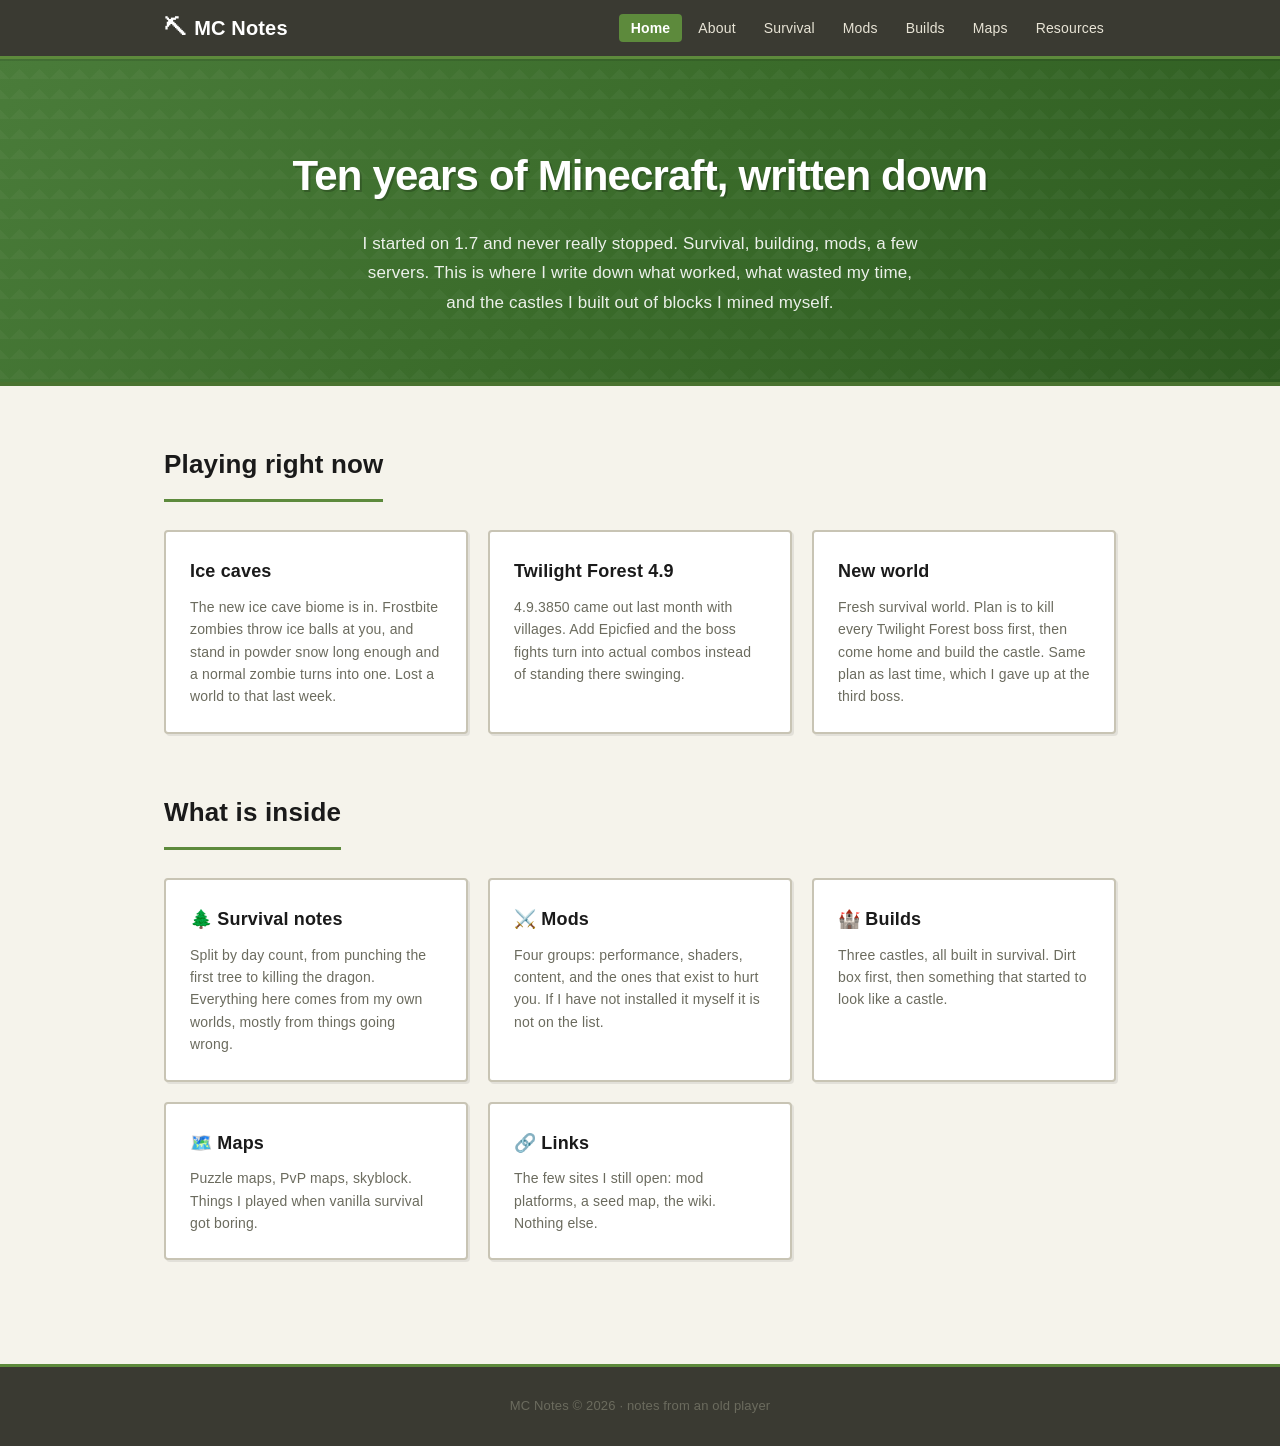
<file: index.html>
<!DOCTYPE html>
<html lang="en">
<head>
  <meta charset="UTF-8">
  <meta name="viewport" content="width=device-width, initial-scale=1.0">
  <title>MC Notes — a Minecraft notebook</title>
  <meta name="description" content="Notes from ten years of Minecraft: survival mistakes, mods I actually installed, castle builds, and maps worth playing.">
  <link rel="icon" type="image/svg+xml" href="favicon.svg">
  <link rel="icon" type="image/png" sizes="32x32" href="favicon-32.png">
  <link rel="apple-touch-icon" href="apple-touch-icon.png">
  <meta property="og:type" content="website">
  <meta property="og:site_name" content="MC Notes">
  <meta property="og:title" content="MC Notes — a Minecraft notebook">
  <meta property="og:description" content="Notes from ten years of Minecraft: survival mistakes, mods I actually installed, castle builds, and maps worth playing.">
  <meta property="og:url" content="https://i-am-cie.github.io/personal-project/index.html">
  <meta property="og:image" content="https://i-am-cie.github.io/personal-project/og-image.jpg">
  <meta property="og:image:width" content="1200">
  <meta property="og:image:height" content="630">
  <meta name="twitter:card" content="summary_large_image">
  <link rel="stylesheet" href="css/style.css?v=5">
</head>
<body>
  <header class="site-header">
    <div class="container">
      <a href="index.html" class="site-logo">MC Notes</a>
      <nav class="site-nav" aria-label="Main">
        <ul>
          <li><a href="index.html" class="active" aria-current="page">Home</a></li>
          <li><a href="about.html">About</a></li>
          <li><a href="survival.html">Survival</a></li>
          <li><a href="mods.html">Mods</a></li>
          <li><a href="builds.html">Builds</a></li>
          <li><a href="maps.html">Maps</a></li>
          <li><a href="resources.html">Resources</a></li>
        </ul>
      </nav>
    </div>
  </header>

  <main>
    <section class="hero">
      <div class="container">
        <h1>Ten years of Minecraft, written down</h1>
        <p>I started on 1.7 and never really stopped. Survival, building, mods, a few servers. This is where I write down what worked, what wasted my time, and the castles I built out of blocks I mined myself.</p>
      </div>
    </section>

    <section class="section">
      <div class="container">
        <h2 class="section-title">Playing right now</h2>
        <div class="card-grid">
          <a href="mods.html" class="card">
            <h3>Ice caves</h3>
            <p>The new ice cave biome is in. Frostbite zombies throw ice balls at you, and stand in powder snow long enough and a normal zombie turns into one. Lost a world to that last week.</p>
          </a>
          <a href="mods.html" class="card">
            <h3>Twilight Forest 4.9</h3>
            <p>4.9.3850 came out last month with villages. Add Epicfied and the boss fights turn into actual combos instead of standing there swinging.</p>
          </a>
          <a href="builds.html" class="card">
            <h3>New world</h3>
            <p>Fresh survival world. Plan is to kill every Twilight Forest boss first, then come home and build the castle. Same plan as last time, which I gave up at the third boss.</p>
          </a>
        </div>
      </div>
    </section>

    <section class="section" style="padding-top: 0;">
      <div class="container">
        <h2 class="section-title">What is inside</h2>
        <div class="card-grid">
          <a href="survival.html" class="card">
            <h3>🌲 Survival notes</h3>
            <p>Split by day count, from punching the first tree to killing the dragon. Everything here comes from my own worlds, mostly from things going wrong.</p>
          </a>
          <a href="mods.html" class="card">
            <h3>⚔️ Mods</h3>
            <p>Four groups: performance, shaders, content, and the ones that exist to hurt you. If I have not installed it myself it is not on the list.</p>
          </a>
          <a href="builds.html" class="card">
            <h3>🏰 Builds</h3>
            <p>Three castles, all built in survival. Dirt box first, then something that started to look like a castle.</p>
          </a>
          <a href="maps.html" class="card">
            <h3>🗺️ Maps</h3>
            <p>Puzzle maps, PvP maps, skyblock. Things I played when vanilla survival got boring.</p>
          </a>
          <a href="resources.html" class="card">
            <h3>🔗 Links</h3>
            <p>The few sites I still open: mod platforms, a seed map, the wiki. Nothing else.</p>
          </a>
        </div>
      </div>
    </section>
  </main>

  <footer class="site-footer">
    <div class="container">
      <p>MC Notes &copy; 2026 · notes from an old player</p>
    </div>
  </footer>

  <script src="js/main.js?v=5"></script>
</body>
</html>
</file>
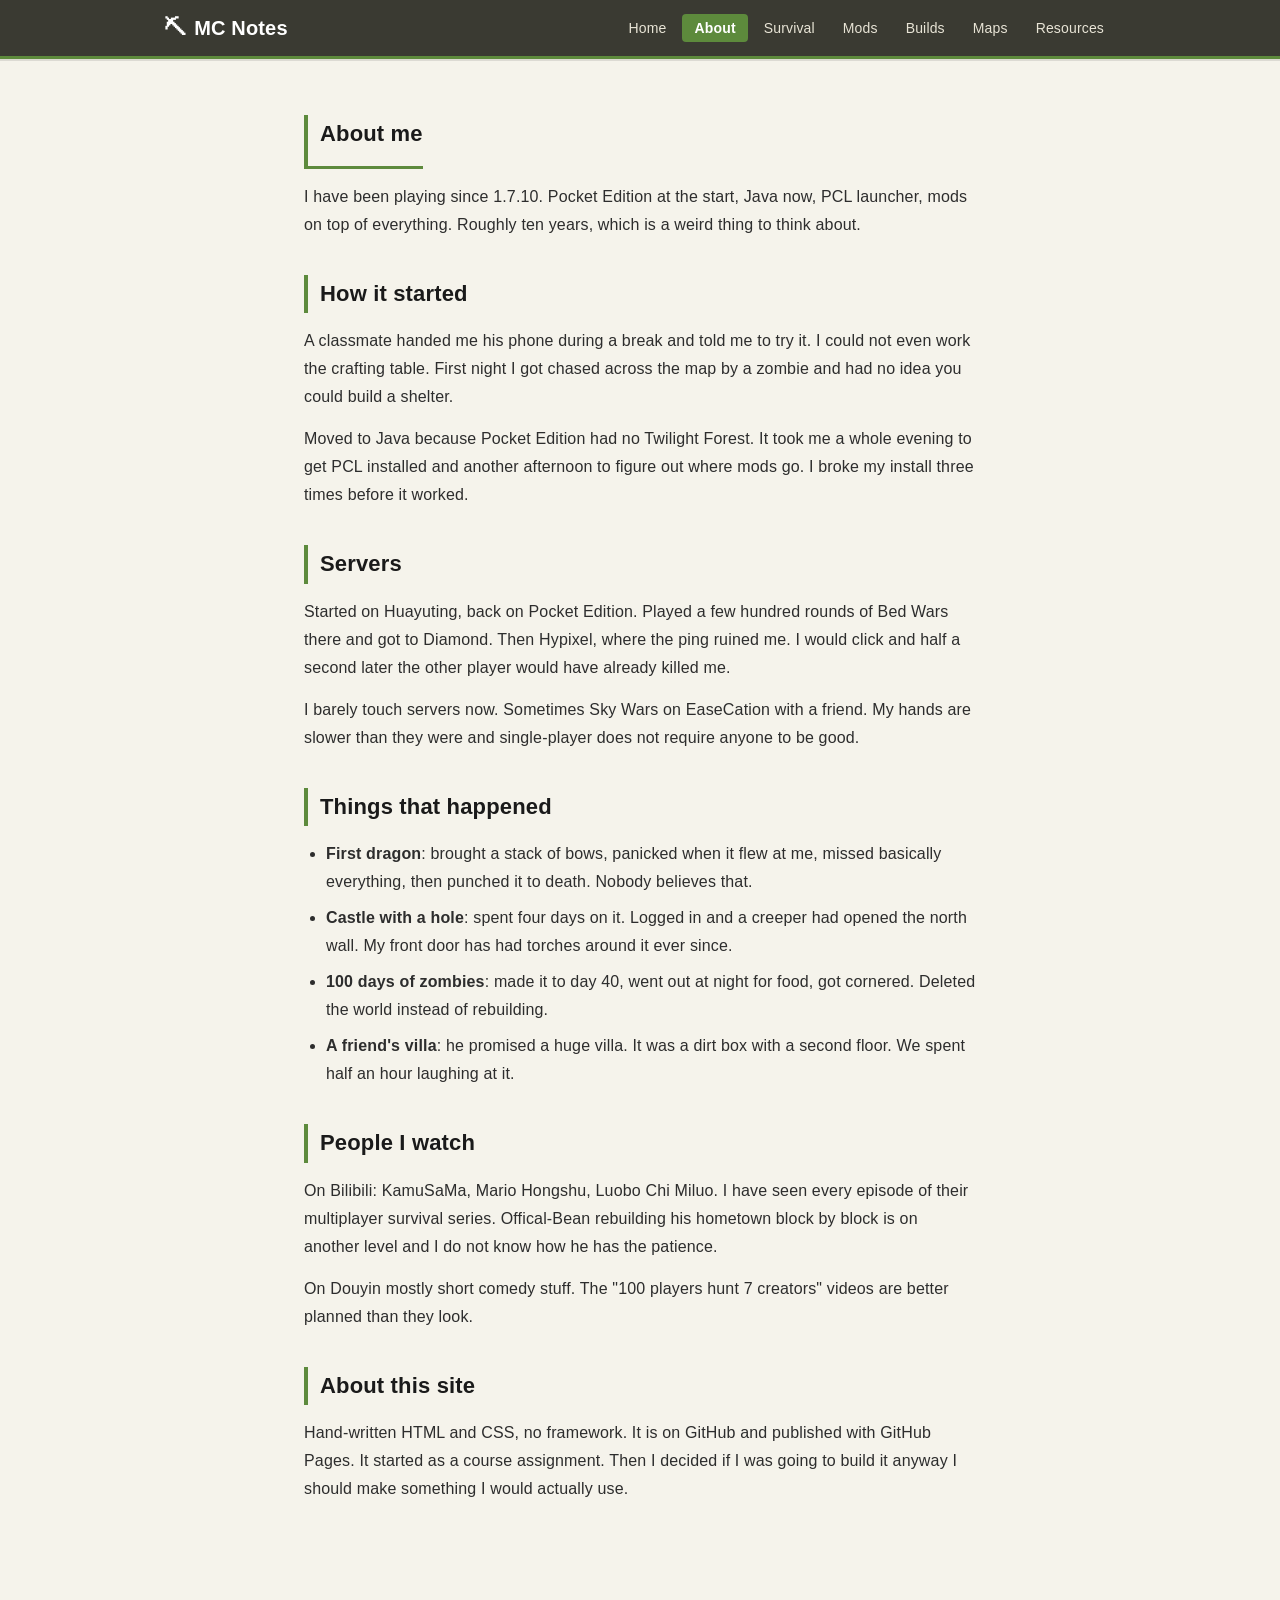
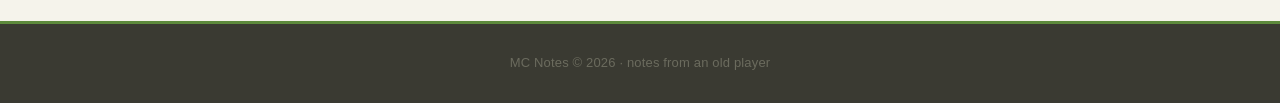
<file: about.html>
<!DOCTYPE html>
<html lang="en">
<head>
  <meta charset="UTF-8">
  <meta name="viewport" content="width=device-width, initial-scale=1.0">
  <title>About — MC Notes</title>
  <meta name="description" content="How I got into Minecraft: Pocket Edition with classmates, then Java, then mods, a few servers and too many restarts.">
  <link rel="icon" type="image/svg+xml" href="favicon.svg">
  <link rel="icon" type="image/png" sizes="32x32" href="favicon-32.png">
  <link rel="apple-touch-icon" href="apple-touch-icon.png">
  <meta property="og:type" content="website">
  <meta property="og:site_name" content="MC Notes">
  <meta property="og:title" content="About — MC Notes">
  <meta property="og:description" content="How I got into Minecraft: Pocket Edition with classmates, then Java, then mods, a few servers and too many restarts.">
  <meta property="og:url" content="https://i-am-cie.github.io/personal-project/about.html">
  <meta property="og:image" content="https://i-am-cie.github.io/personal-project/og-image.jpg">
  <meta property="og:image:width" content="1200">
  <meta property="og:image:height" content="630">
  <meta name="twitter:card" content="summary_large_image">
  <link rel="stylesheet" href="css/style.css?v=5">
</head>
<body>
  <header class="site-header">
    <div class="container">
      <a href="index.html" class="site-logo">MC Notes</a>
      <nav class="site-nav" aria-label="Main">
        <ul>
          <li><a href="index.html">Home</a></li>
          <li><a href="about.html" class="active" aria-current="page">About</a></li>
          <li><a href="survival.html">Survival</a></li>
          <li><a href="mods.html">Mods</a></li>
          <li><a href="builds.html">Builds</a></li>
          <li><a href="maps.html">Maps</a></li>
          <li><a href="resources.html">Resources</a></li>
        </ul>
      </nav>
    </div>
  </header>

  <main>
    <section class="section">
      <div class="container content">
        <h1 class="section-title">About me</h1>
        <p>I have been playing since 1.7.10. Pocket Edition at the start, Java now, PCL launcher, mods on top of everything. Roughly ten years, which is a weird thing to think about.</p>

        <h2>How it started</h2>
        <p>A classmate handed me his phone during a break and told me to try it. I could not even work the crafting table. First night I got chased across the map by a zombie and had no idea you could build a shelter.</p>
        <p>Moved to Java because Pocket Edition had no Twilight Forest. It took me a whole evening to get PCL installed and another afternoon to figure out where mods go. I broke my install three times before it worked.</p>

        <h2>Servers</h2>
        <p>Started on Huayuting, back on Pocket Edition. Played a few hundred rounds of Bed Wars there and got to Diamond. Then Hypixel, where the ping ruined me. I would click and half a second later the other player would have already killed me.</p>
        <p>I barely touch servers now. Sometimes Sky Wars on EaseCation with a friend. My hands are slower than they were and single-player does not require anyone to be good.</p>

        <h2>Things that happened</h2>
        <ul>
          <li><strong>First dragon</strong>: brought a stack of bows, panicked when it flew at me, missed basically everything, then punched it to death. Nobody believes that.</li>
          <li><strong>Castle with a hole</strong>: spent four days on it. Logged in and a creeper had opened the north wall. My front door has had torches around it ever since.</li>
          <li><strong>100 days of zombies</strong>: made it to day 40, went out at night for food, got cornered. Deleted the world instead of rebuilding.</li>
          <li><strong>A friend's villa</strong>: he promised a huge villa. It was a dirt box with a second floor. We spent half an hour laughing at it.</li>
        </ul>

        <h2>People I watch</h2>
        <p>On Bilibili: KamuSaMa, Mario Hongshu, Luobo Chi Miluo. I have seen every episode of their multiplayer survival series. Offical-Bean rebuilding his hometown block by block is on another level and I do not know how he has the patience.</p>
        <p>On Douyin mostly short comedy stuff. The "100 players hunt 7 creators" videos are better planned than they look.</p>

        <h2>About this site</h2>
        <p>Hand-written HTML and CSS, no framework. It is on GitHub and published with GitHub Pages. It started as a course assignment. Then I decided if I was going to build it anyway I should make something I would actually use.</p>
      </div>
    </section>
  </main>

  <footer class="site-footer">
    <div class="container">
      <p>MC Notes &copy; 2026 · notes from an old player</p>
    </div>
  </footer>

  <script src="js/main.js?v=5"></script>
</body>
</html>
</file>
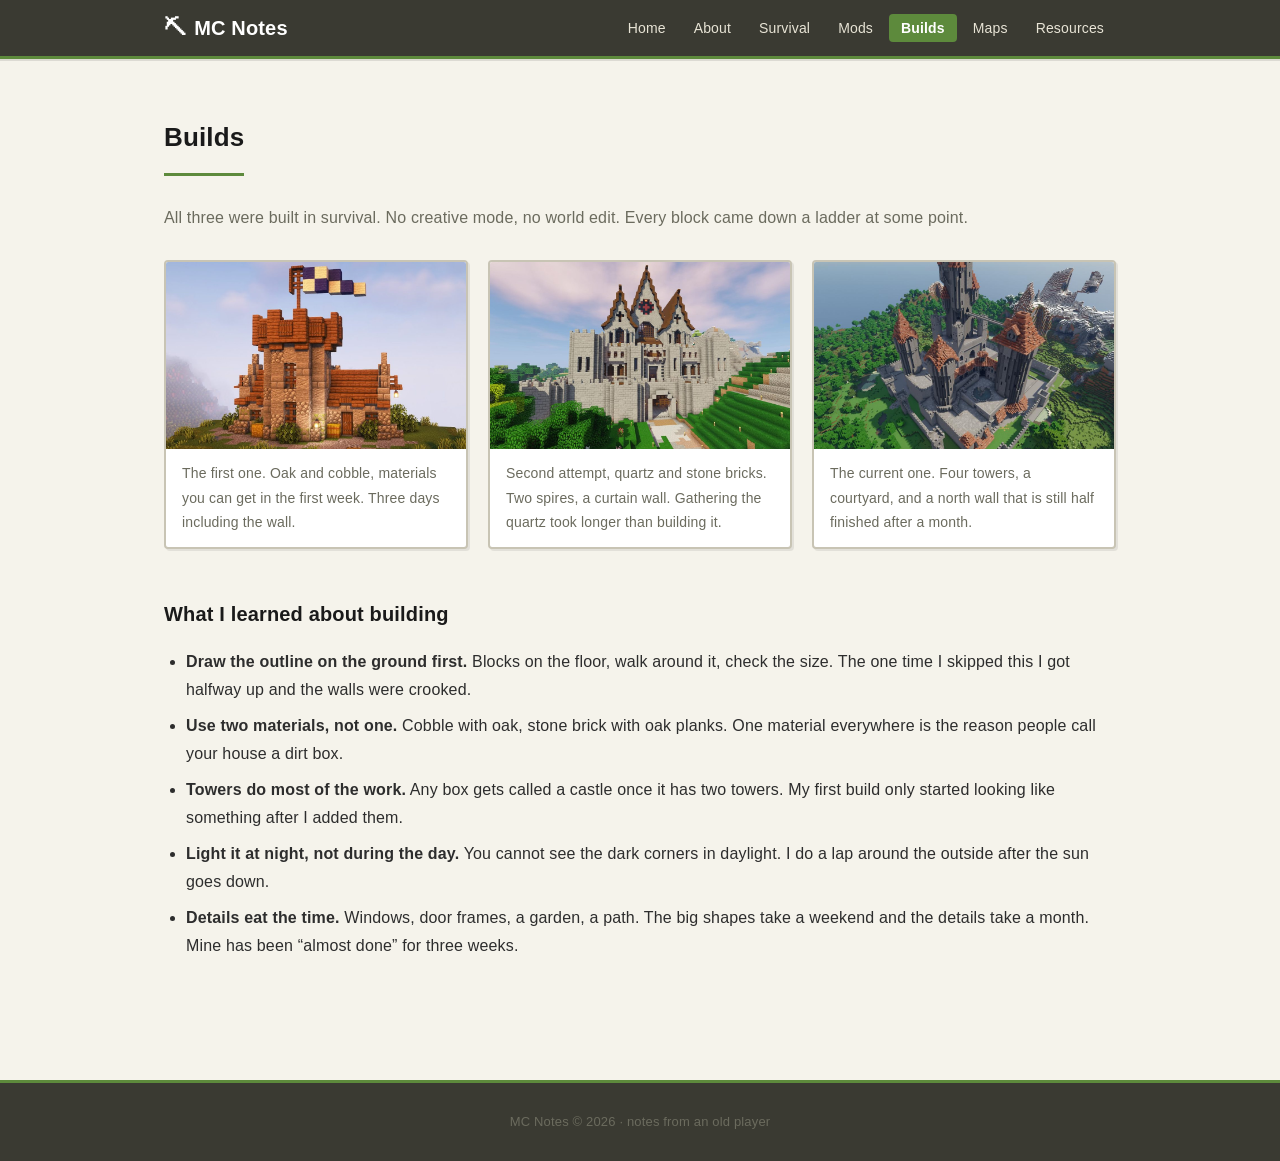
<file: builds.html>
<!DOCTYPE html>
<html lang="en">
<head>
  <meta charset="UTF-8">
  <meta name="viewport" content="width=device-width, initial-scale=1.0">
  <title>Builds — MC Notes</title>
  <meta name="description" content="Three castles built in survival mode, plus what I learned about building them.">
  <link rel="icon" type="image/svg+xml" href="favicon.svg">
  <link rel="icon" type="image/png" sizes="32x32" href="favicon-32.png">
  <link rel="apple-touch-icon" href="apple-touch-icon.png">
  <meta property="og:type" content="website">
  <meta property="og:site_name" content="MC Notes">
  <meta property="og:title" content="Builds — MC Notes">
  <meta property="og:description" content="Three castles built in survival mode, plus what I learned about building them.">
  <meta property="og:url" content="https://i-am-cie.github.io/personal-project/builds.html">
  <meta property="og:image" content="https://i-am-cie.github.io/personal-project/og-image.jpg">
  <meta property="og:image:width" content="1200">
  <meta property="og:image:height" content="630">
  <meta name="twitter:card" content="summary_large_image">
  <link rel="stylesheet" href="css/style.css?v=5">
</head>
<body>
  <header class="site-header">
    <div class="container">
      <a href="index.html" class="site-logo">MC Notes</a>
      <nav class="site-nav" aria-label="Main">
        <ul>
          <li><a href="index.html">Home</a></li>
          <li><a href="about.html">About</a></li>
          <li><a href="survival.html">Survival</a></li>
          <li><a href="mods.html">Mods</a></li>
          <li><a href="builds.html" class="active" aria-current="page">Builds</a></li>
          <li><a href="maps.html">Maps</a></li>
          <li><a href="resources.html">Resources</a></li>
        </ul>
      </nav>
    </div>
  </header>

  <main>
    <section class="section">
      <div class="container">
        <h1 class="section-title">Builds</h1>
        <p style="margin-bottom: 28px; color: var(--color-muted);">All three were built in survival. No creative mode, no world edit. Every block came down a ladder at some point.</p>

        <div class="gallery">
          <figure class="gallery-item">
            <img src="castle1.jpg" alt="Small medieval castle built from oak and cobblestone">
            <figcaption class="gallery-item-caption">The first one. Oak and cobble, materials you can get in the first week. Three days including the wall.</figcaption>
          </figure>
          <figure class="gallery-item">
            <img src="castle2.jpg" alt="Large white castle built from quartz and stone bricks">
            <figcaption class="gallery-item-caption">Second attempt, quartz and stone bricks. Two spires, a curtain wall. Gathering the quartz took longer than building it.</figcaption>
          </figure>
          <figure class="gallery-item">
            <img src="castle3.jpg" alt="Large fortress with several towers">
            <figcaption class="gallery-item-caption">The current one. Four towers, a courtyard, and a north wall that is still half finished after a month.</figcaption>
          </figure>
        </div>

        <div style="margin-top: 48px;">
          <h3 style="font-size: 20px; font-weight: 700; color: var(--color-heading); margin-bottom: 16px;">What I learned about building</h3>
          <div class="content" style="max-width: 100%;">
            <ul>
              <li><strong>Draw the outline on the ground first.</strong> Blocks on the floor, walk around it, check the size. The one time I skipped this I got halfway up and the walls were crooked.</li>
              <li><strong>Use two materials, not one.</strong> Cobble with oak, stone brick with oak planks. One material everywhere is the reason people call your house a dirt box.</li>
              <li><strong>Towers do most of the work.</strong> Any box gets called a castle once it has two towers. My first build only started looking like something after I added them.</li>
              <li><strong>Light it at night, not during the day.</strong> You cannot see the dark corners in daylight. I do a lap around the outside after the sun goes down.</li>
              <li><strong>Details eat the time.</strong> Windows, door frames, a garden, a path. The big shapes take a weekend and the details take a month. Mine has been “almost done” for three weeks.</li>
            </ul>
          </div>
        </div>
      </div>
    </section>
  </main>

  <footer class="site-footer">
    <div class="container">
      <p>MC Notes &copy; 2026 · notes from an old player</p>
    </div>
  </footer>

  <script src="js/main.js?v=5"></script>
</body>
</html>
</file>
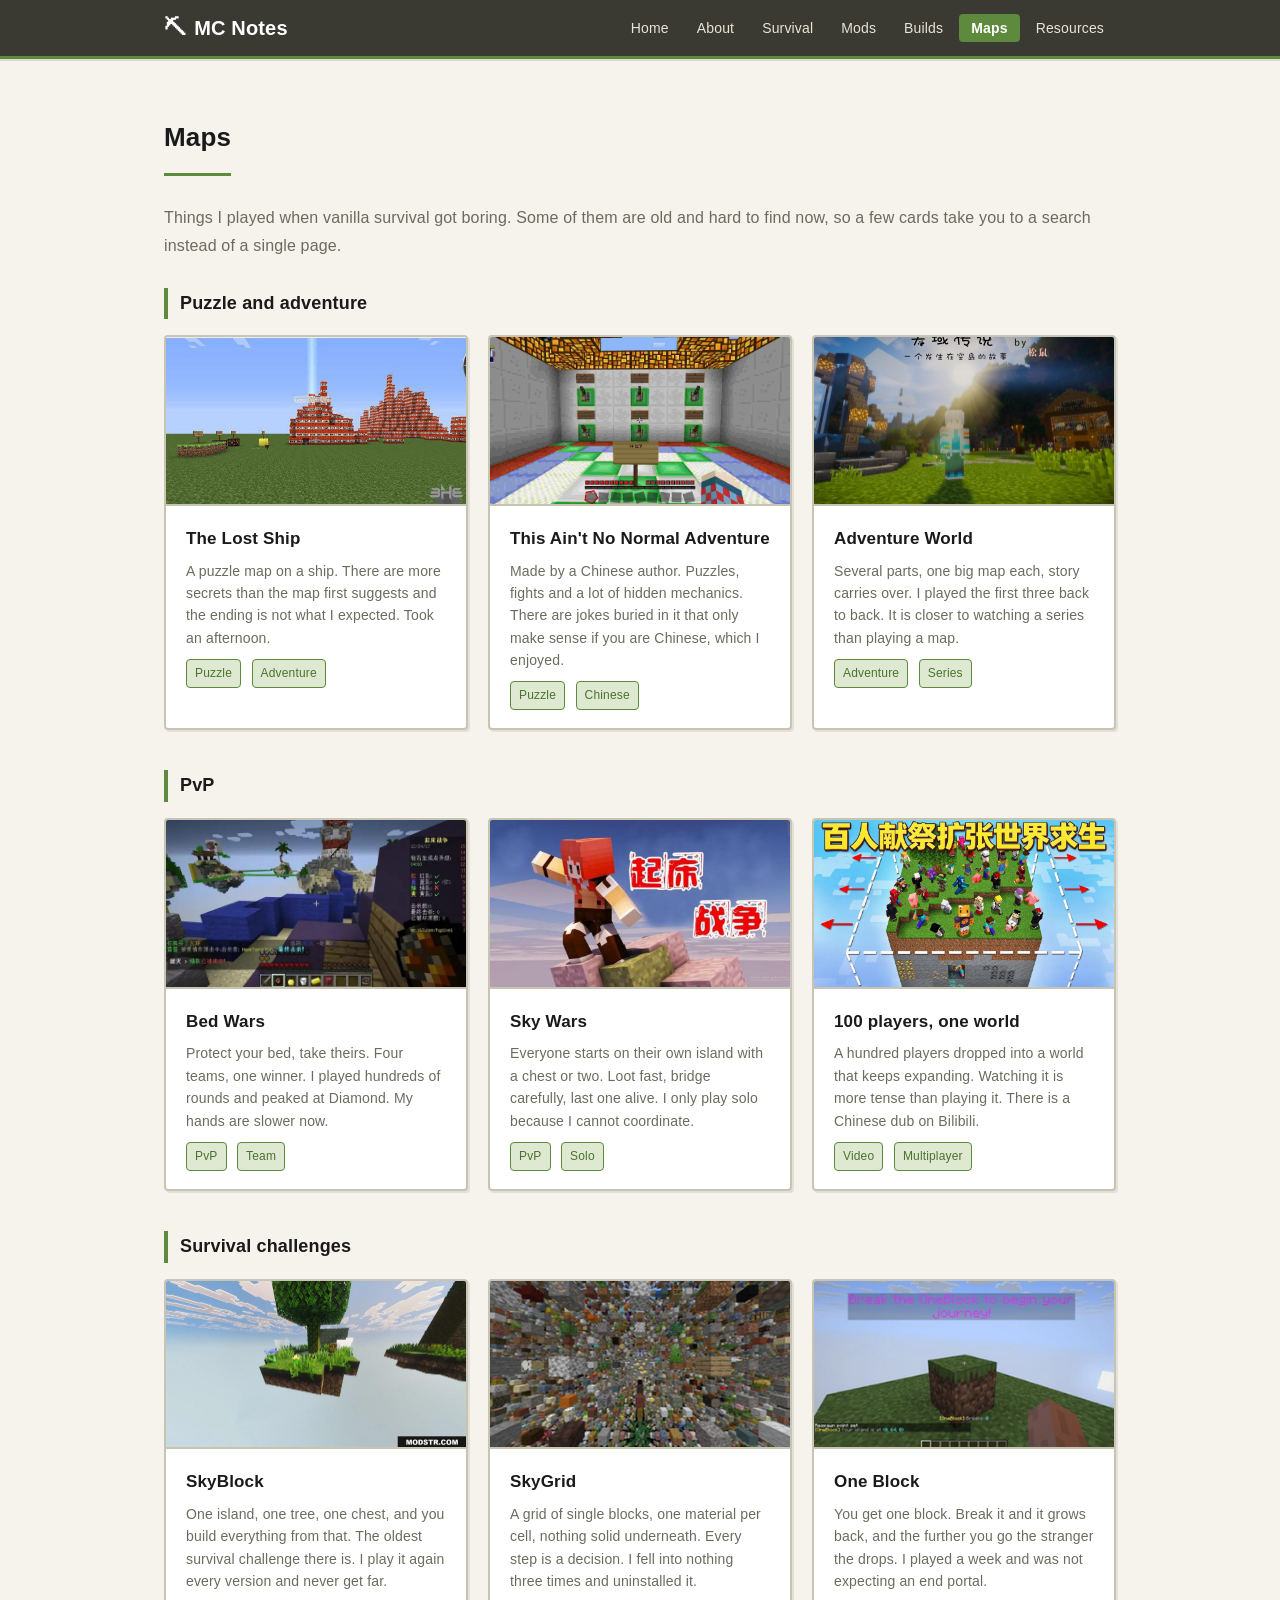
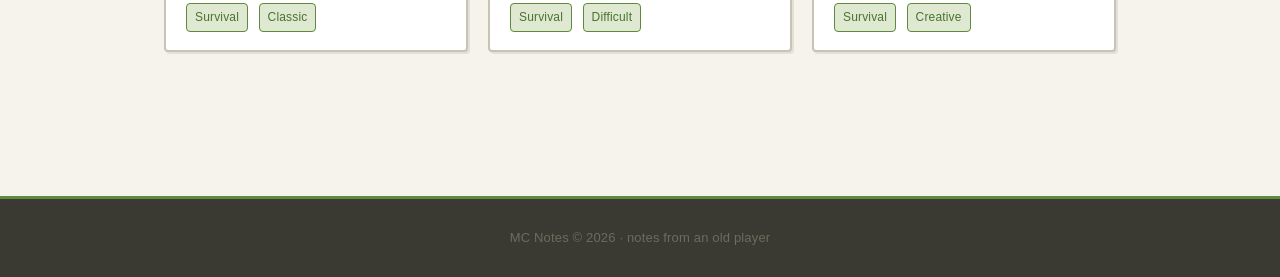
<file: maps.html>
<!DOCTYPE html>
<html lang="en">
<head>
  <meta charset="UTF-8">
  <meta name="viewport" content="width=device-width, initial-scale=1.0">
  <title>Maps — MC Notes</title>
  <meta name="description" content="Puzzle maps, PvP maps and survival challenges I played, with where to find them.">
  <link rel="icon" type="image/svg+xml" href="favicon.svg">
  <link rel="icon" type="image/png" sizes="32x32" href="favicon-32.png">
  <link rel="apple-touch-icon" href="apple-touch-icon.png">
  <meta property="og:type" content="website">
  <meta property="og:site_name" content="MC Notes">
  <meta property="og:title" content="Maps — MC Notes">
  <meta property="og:description" content="Puzzle maps, PvP maps and survival challenges I played.">
  <meta property="og:url" content="https://i-am-cie.github.io/personal-project/maps.html">
  <meta property="og:image" content="https://i-am-cie.github.io/personal-project/og-image.jpg">
  <meta property="og:image:width" content="1200">
  <meta property="og:image:height" content="630">
  <meta name="twitter:card" content="summary_large_image">
  <link rel="stylesheet" href="css/style.css?v=5">
</head>
<body>
  <header class="site-header">
    <div class="container">
      <a href="index.html" class="site-logo">MC Notes</a>
      <nav class="site-nav" aria-label="Main">
        <ul>
          <li><a href="index.html">Home</a></li>
          <li><a href="about.html">About</a></li>
          <li><a href="survival.html">Survival</a></li>
          <li><a href="mods.html">Mods</a></li>
          <li><a href="builds.html">Builds</a></li>
          <li><a href="maps.html" class="active" aria-current="page">Maps</a></li>
          <li><a href="resources.html">Resources</a></li>
        </ul>
      </nav>
    </div>
  </header>

  <main>
    <section class="section">
      <div class="container">
        <h1 class="section-title">Maps</h1>
        <p style="margin-bottom: 28px; color: var(--color-muted);">Things I played when vanilla survival got boring. Some of them are old and hard to find now, so a few cards take you to a search instead of a single page.</p>

        <div class="mod-section">
          <h3 class="mod-section-title">Puzzle and adventure</h3>
          <div class="card-grid">
            <a href="https://www.curseforge.com/minecraft/search?class=worlds&amp;search=lost%20ship" target="_blank" rel="noopener" class="mod-card">
              <img class="mod-card-img" src="map1.jpg" alt="The Lost Ship map screenshot">
              <div class="mod-card-body">
                <h3>The Lost Ship</h3>
                <p>A puzzle map on a ship. There are more secrets than the map first suggests and the ending is not what I expected. Took an afternoon.</p>
                <span class="mod-tag">Puzzle</span>
                <span class="mod-tag">Adventure</span>
              </div>
            </a>
            <a href="https://www.curseforge.com/minecraft/search?class=worlds&amp;search=normal%20adventure" target="_blank" rel="noopener" class="mod-card">
              <img class="mod-card-img" src="map2.jpg" alt="This Ain't No Normal Adventure map screenshot">
              <div class="mod-card-body">
                <h3>This Ain't No Normal Adventure</h3>
                <p>Made by a Chinese author. Puzzles, fights and a lot of hidden mechanics. There are jokes buried in it that only make sense if you are Chinese, which I enjoyed.</p>
                <span class="mod-tag">Puzzle</span>
                <span class="mod-tag">Chinese</span>
              </div>
            </a>
            <a href="https://www.curseforge.com/minecraft/search?class=worlds&amp;search=adventure%20world" target="_blank" rel="noopener" class="mod-card">
              <img class="mod-card-img" src="map3.jpg" alt="Adventure World map screenshot">
              <div class="mod-card-body">
                <h3>Adventure World</h3>
                <p>Several parts, one big map each, story carries over. I played the first three back to back. It is closer to watching a series than playing a map.</p>
                <span class="mod-tag">Adventure</span>
                <span class="mod-tag">Series</span>
              </div>
            </a>
          </div>
        </div>

        <div class="mod-section">
          <h3 class="mod-section-title">PvP</h3>
          <div class="card-grid">
            <a href="https://www.hypixel.net/" target="_blank" rel="noopener" class="mod-card">
              <img class="mod-card-img" src="server1.jpg" alt="Bed Wars screenshot">
              <div class="mod-card-body">
                <h3>Bed Wars</h3>
                <p>Protect your bed, take theirs. Four teams, one winner. I played hundreds of rounds and peaked at Diamond. My hands are slower now.</p>
                <span class="mod-tag">PvP</span>
                <span class="mod-tag">Team</span>
              </div>
            </a>
            <a href="https://www.curseforge.com/minecraft/worlds/skywars-reforged" target="_blank" rel="noopener" class="mod-card">
              <img class="mod-card-img" src="server2.jpg" alt="Sky Wars screenshot">
              <div class="mod-card-body">
                <h3>Sky Wars</h3>
                <p>Everyone starts on their own island with a chest or two. Loot fast, bridge carefully, last one alive. I only play solo because I cannot coordinate.</p>
                <span class="mod-tag">PvP</span>
                <span class="mod-tag">Solo</span>
              </div>
            </a>
            <a href="https://www.bilibili.com/video/BV18bHV6jEQB/" target="_blank" rel="noopener" class="mod-card">
              <img class="mod-card-img" src="hunt100.jpg" alt="100 players in one world, video thumbnail">
              <div class="mod-card-body">
                <h3>100 players, one world</h3>
                <p>A hundred players dropped into a world that keeps expanding. Watching it is more tense than playing it. There is a Chinese dub on Bilibili.</p>
                <span class="mod-tag">Video</span>
                <span class="mod-tag">Multiplayer</span>
              </div>
            </a>
          </div>
        </div>

        <div class="mod-section">
          <h3 class="mod-section-title">Survival challenges</h3>
          <div class="card-grid">
            <a href="https://www.curseforge.com/minecraft/search?class=worlds&amp;search=skyblock" target="_blank" rel="noopener" class="mod-card">
              <img class="mod-card-img" src="skyblock.jpg" alt="SkyBlock map screenshot">
              <div class="mod-card-body">
                <h3>SkyBlock</h3>
                <p>One island, one tree, one chest, and you build everything from that. The oldest survival challenge there is. I play it again every version and never get far.</p>
                <span class="mod-tag">Survival</span>
                <span class="mod-tag">Classic</span>
              </div>
            </a>
            <a href="https://www.curseforge.com/minecraft/worlds/skygrid" target="_blank" rel="noopener" class="mod-card">
              <img class="mod-card-img" src="skygrid.jpg" alt="SkyGrid world screenshot">
              <div class="mod-card-body">
                <h3>SkyGrid</h3>
                <p>A grid of single blocks, one material per cell, nothing solid underneath. Every step is a decision. I fell into nothing three times and uninstalled it.</p>
                <span class="mod-tag">Survival</span>
                <span class="mod-tag">Difficult</span>
              </div>
            </a>
            <a href="https://www.curseforge.com/minecraft/worlds/oneblock" target="_blank" rel="noopener" class="mod-card">
              <img class="mod-card-img" src="oneblock.jpg" alt="One Block world screenshot">
              <div class="mod-card-body">
                <h3>One Block</h3>
                <p>You get one block. Break it and it grows back, and the further you go the stranger the drops. I played a week and was not expecting an end portal.</p>
                <span class="mod-tag">Survival</span>
                <span class="mod-tag">Creative</span>
              </div>
            </a>
          </div>
        </div>
      </div>
    </section>
  </main>

  <footer class="site-footer">
    <div class="container">
      <p>MC Notes &copy; 2026 · notes from an old player</p>
    </div>
  </footer>

  <script src="js/main.js?v=5"></script>
</body>
</html>
</file>
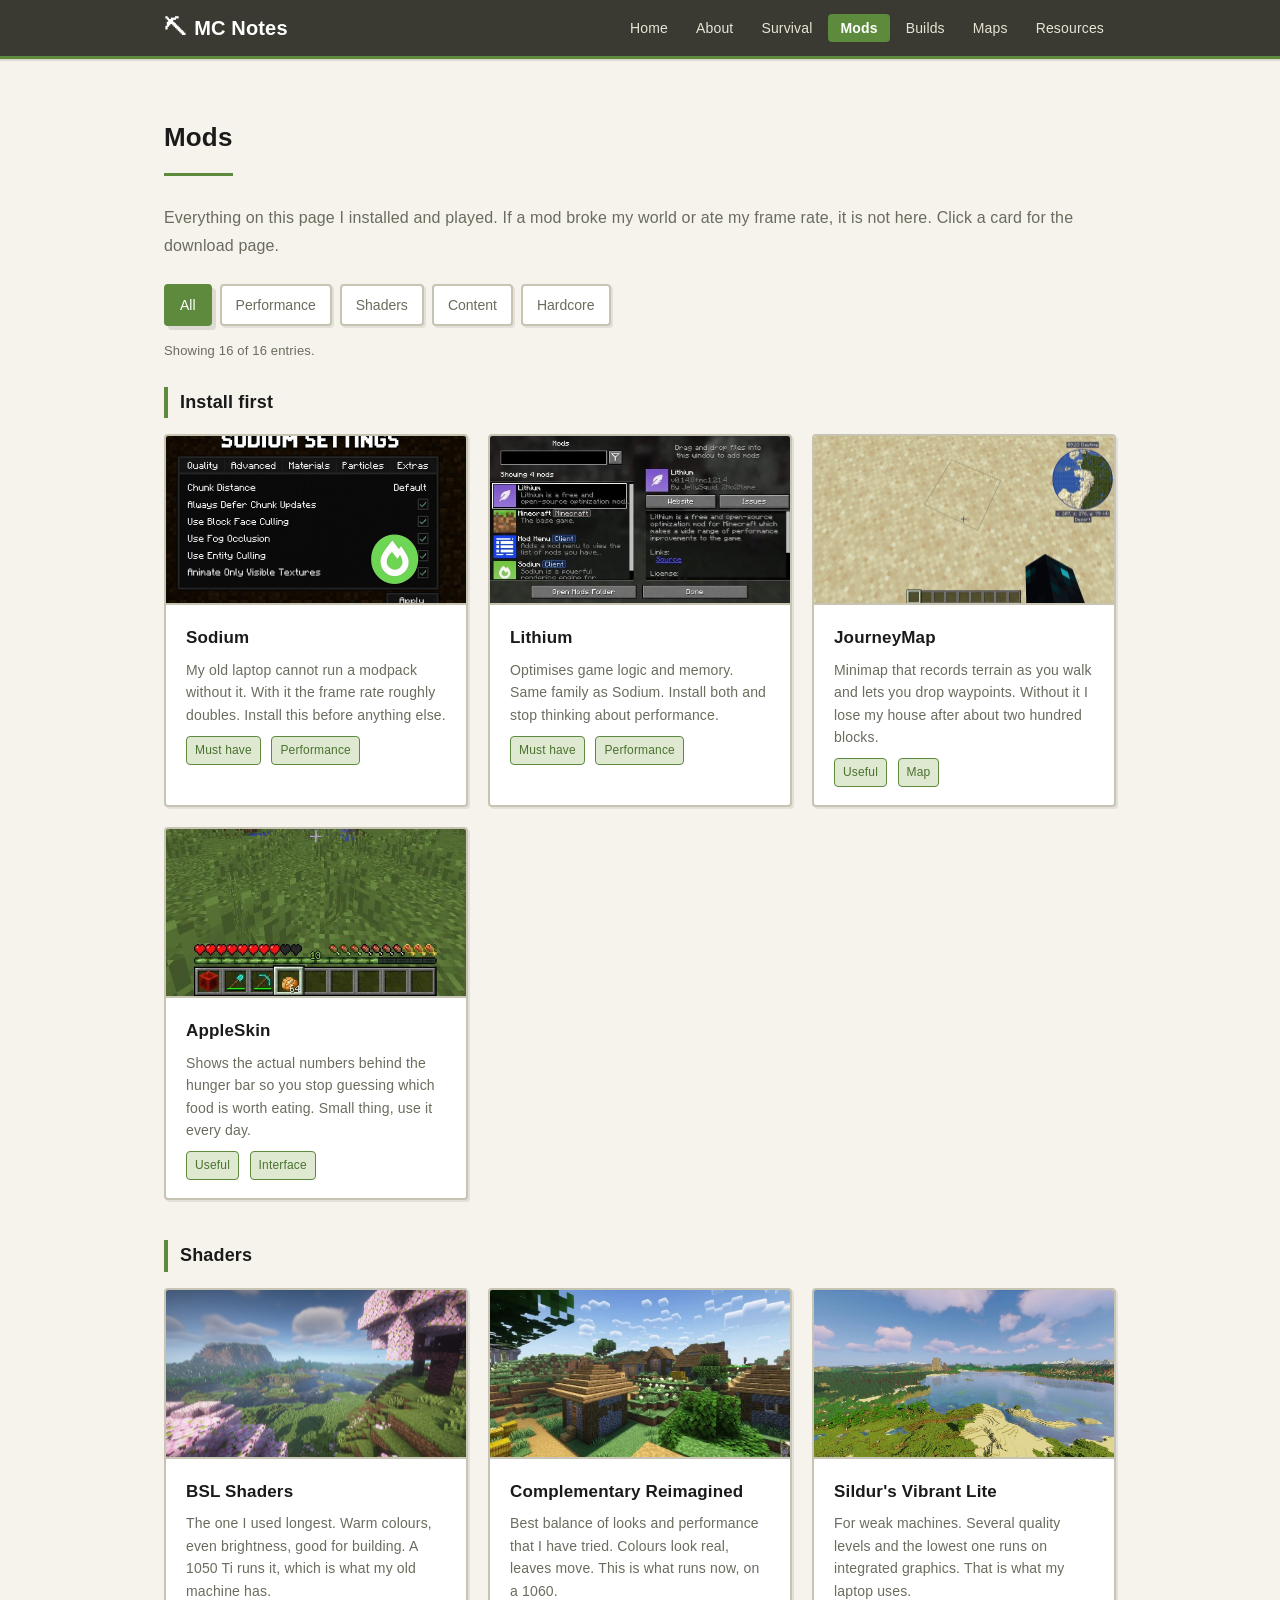
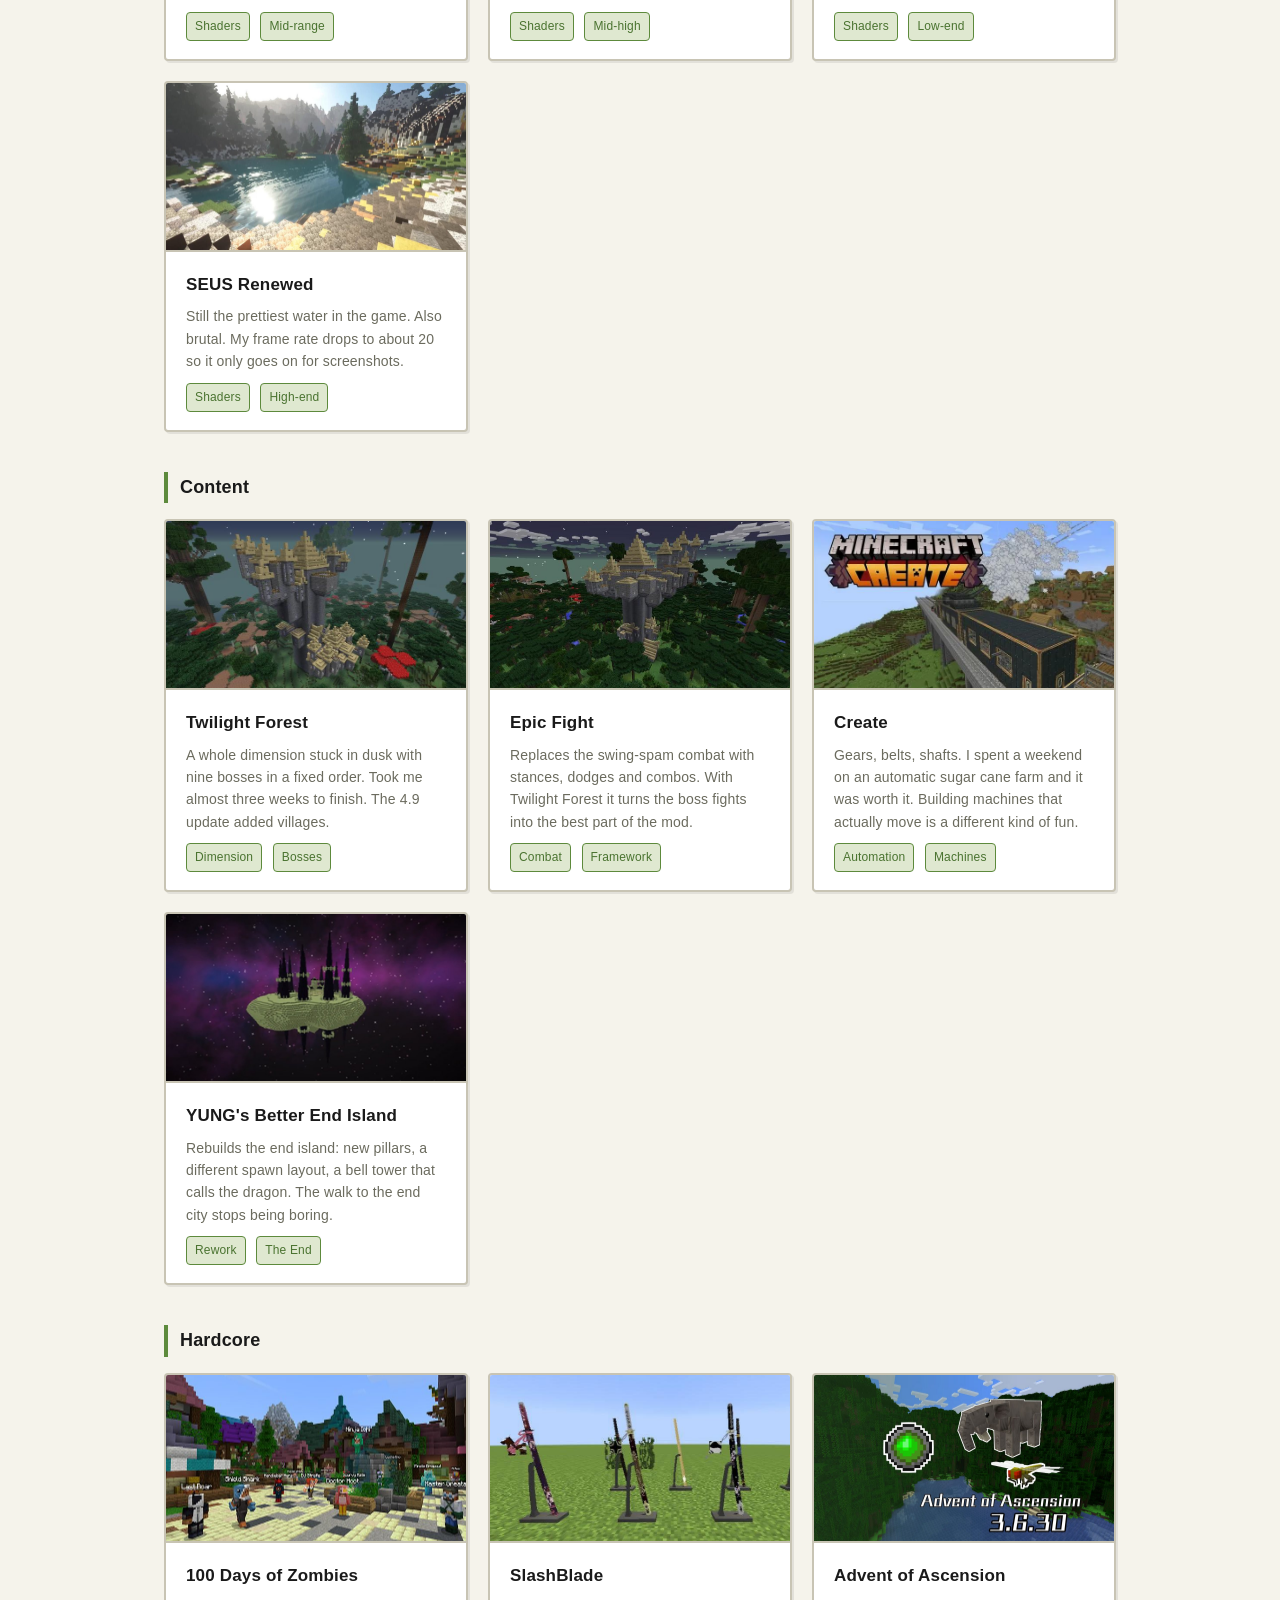
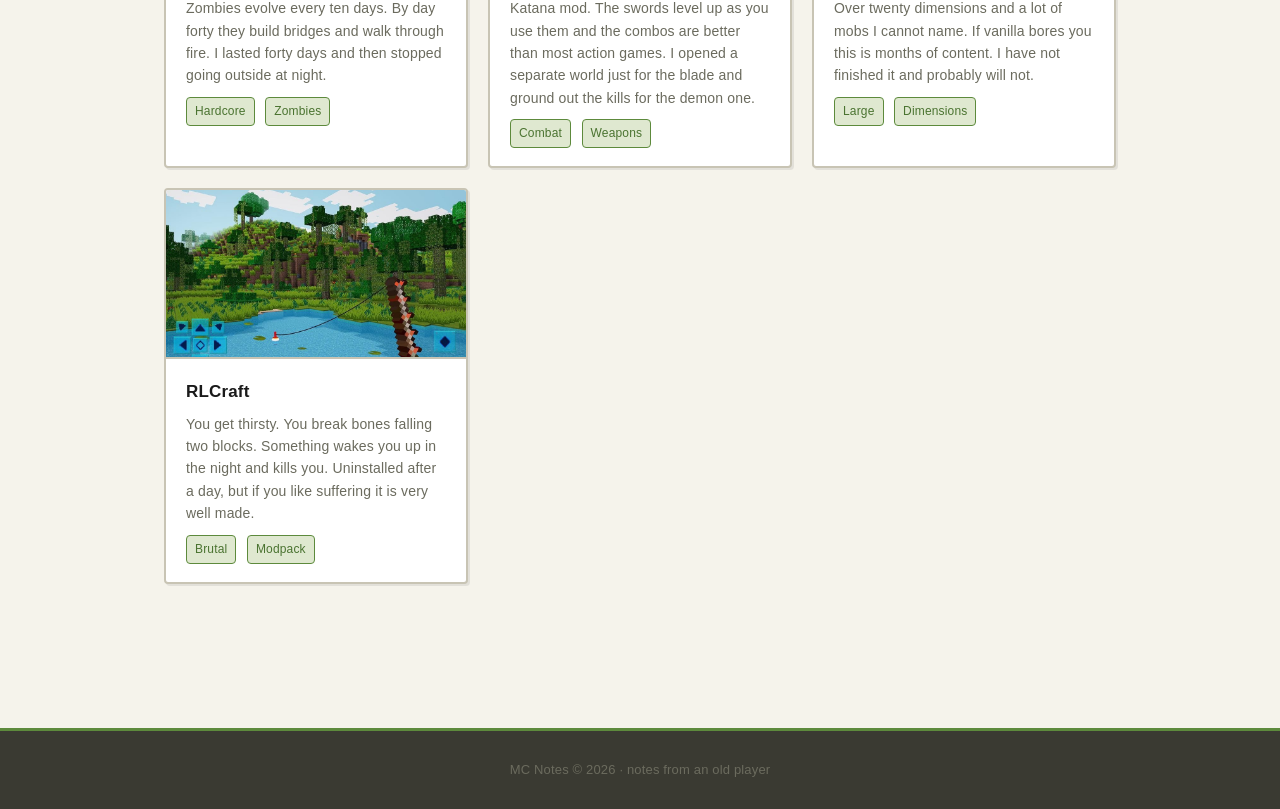
<file: mods.html>
<!DOCTYPE html>
<html lang="en">
<head>
  <meta charset="UTF-8">
  <meta name="viewport" content="width=device-width, initial-scale=1.0">
  <title>Mods — MC Notes</title>
  <meta name="description" content="Mods I installed and played: performance, shaders, content, and the ones that only exist to make you suffer.">
  <link rel="icon" type="image/svg+xml" href="favicon.svg">
  <link rel="icon" type="image/png" sizes="32x32" href="favicon-32.png">
  <link rel="apple-touch-icon" href="apple-touch-icon.png">
  <meta property="og:type" content="website">
  <meta property="og:site_name" content="MC Notes">
  <meta property="og:title" content="Mods — MC Notes">
  <meta property="og:description" content="Mods I installed and played: performance, shaders, content, and the ones that only exist to make you suffer.">
  <meta property="og:url" content="https://i-am-cie.github.io/personal-project/mods.html">
  <meta property="og:image" content="https://i-am-cie.github.io/personal-project/og-image.jpg">
  <meta property="og:image:width" content="1200">
  <meta property="og:image:height" content="630">
  <meta name="twitter:card" content="summary_large_image">
  <link rel="stylesheet" href="css/style.css?v=5">
</head>
<body>
  <header class="site-header">
    <div class="container">
      <a href="index.html" class="site-logo">MC Notes</a>
      <nav class="site-nav" aria-label="Main">
        <ul>
          <li><a href="index.html">Home</a></li>
          <li><a href="about.html">About</a></li>
          <li><a href="survival.html">Survival</a></li>
          <li><a href="mods.html" class="active" aria-current="page">Mods</a></li>
          <li><a href="builds.html">Builds</a></li>
          <li><a href="maps.html">Maps</a></li>
          <li><a href="resources.html">Resources</a></li>
        </ul>
      </nav>
    </div>
  </header>

  <main>
    <section class="section">
      <div class="container">
        <h1 class="section-title">Mods</h1>
        <p style="margin-bottom: 24px; color: var(--color-muted);">Everything on this page I installed and played. If a mod broke my world or ate my frame rate, it is not here. Click a card for the download page.</p>

        <div class="filter-bar" data-filter-bar role="group" aria-label="Filter mods by category">
          <button class="filter-btn" type="button" data-filter="all" aria-pressed="true">All</button>
          <button class="filter-btn" type="button" data-filter="performance" aria-pressed="false">Performance</button>
          <button class="filter-btn" type="button" data-filter="shaders" aria-pressed="false">Shaders</button>
          <button class="filter-btn" type="button" data-filter="content" aria-pressed="false">Content</button>
          <button class="filter-btn" type="button" data-filter="hardcore" aria-pressed="false">Hardcore</button>
        </div>
        <p class="filter-status" data-filter-status aria-live="polite">Showing 16 of 16 entries.</p>

        <div class="mod-section">
          <h3 class="mod-section-title">Install first</h3>
          <div class="card-grid">
            <a href="https://modrinth.com/mod/sodium" target="_blank" rel="noopener" class="mod-card" data-cat="performance">
              <img class="mod-card-img" src="sodium.jpg" alt="Sodium mod settings screen">
              <div class="mod-card-body">
                <h3>Sodium</h3>
                <p>My old laptop cannot run a modpack without it. With it the frame rate roughly doubles. Install this before anything else.</p>
                <span class="mod-tag">Must have</span>
                <span class="mod-tag">Performance</span>
              </div>
            </a>
            <a href="https://modrinth.com/mod/lithium" target="_blank" rel="noopener" class="mod-card" data-cat="performance">
              <img class="mod-card-img" src="lithium.jpg" alt="Lithium mod information screen">
              <div class="mod-card-body">
                <h3>Lithium</h3>
                <p>Optimises game logic and memory. Same family as Sodium. Install both and stop thinking about performance.</p>
                <span class="mod-tag">Must have</span>
                <span class="mod-tag">Performance</span>
              </div>
            </a>
            <a href="https://modrinth.com/mod/journeymap" target="_blank" rel="noopener" class="mod-card" data-cat="performance">
              <img class="mod-card-img" src="journeymap.jpg" alt="JourneyMap minimap">
              <div class="mod-card-body">
                <h3>JourneyMap</h3>
                <p>Minimap that records terrain as you walk and lets you drop waypoints. Without it I lose my house after about two hundred blocks.</p>
                <span class="mod-tag">Useful</span>
                <span class="mod-tag">Map</span>
              </div>
            </a>
            <a href="https://modrinth.com/mod/appleskin" target="_blank" rel="noopener" class="mod-card" data-cat="performance">
              <img class="mod-card-img" src="appleskin.jpg" alt="AppleSkin hunger overlay">
              <div class="mod-card-body">
                <h3>AppleSkin</h3>
                <p>Shows the actual numbers behind the hunger bar so you stop guessing which food is worth eating. Small thing, use it every day.</p>
                <span class="mod-tag">Useful</span>
                <span class="mod-tag">Interface</span>
              </div>
            </a>
          </div>
        </div>

        <div class="mod-section">
          <h3 class="mod-section-title">Shaders</h3>
          <div class="card-grid">
            <a href="https://modrinth.com/shader/bsl-shaders" target="_blank" rel="noopener" class="mod-card" data-cat="shaders">
              <img class="mod-card-img" src="shader1.jpg" alt="BSL Shaders screenshot">
              <div class="mod-card-body">
                <h3>BSL Shaders</h3>
                <p>The one I used longest. Warm colours, even brightness, good for building. A 1050 Ti runs it, which is what my old machine has.</p>
                <span class="mod-tag">Shaders</span>
                <span class="mod-tag">Mid-range</span>
              </div>
            </a>
            <a href="https://modrinth.com/shader/complementary-reimagined" target="_blank" rel="noopener" class="mod-card" data-cat="shaders">
              <img class="mod-card-img" src="shader2.jpg" alt="Complementary Reimagined screenshot">
              <div class="mod-card-body">
                <h3>Complementary Reimagined</h3>
                <p>Best balance of looks and performance that I have tried. Colours look real, leaves move. This is what runs now, on a 1060.</p>
                <span class="mod-tag">Shaders</span>
                <span class="mod-tag">Mid-high</span>
              </div>
            </a>
            <a href="https://sildurs-shaders.github.io/" target="_blank" rel="noopener" class="mod-card" data-cat="shaders">
              <img class="mod-card-img" src="sildurs.jpg" alt="Sildur's Vibrant shaders screenshot">
              <div class="mod-card-body">
                <h3>Sildur's Vibrant Lite</h3>
                <p>For weak machines. Several quality levels and the lowest one runs on integrated graphics. That is what my laptop uses.</p>
                <span class="mod-tag">Shaders</span>
                <span class="mod-tag">Low-end</span>
              </div>
            </a>
            <a href="https://www.sonicether.com/" target="_blank" rel="noopener" class="mod-card" data-cat="shaders">
              <img class="mod-card-img" src="seus.jpg" alt="SEUS Renewed screenshot">
              <div class="mod-card-body">
                <h3>SEUS Renewed</h3>
                <p>Still the prettiest water in the game. Also brutal. My frame rate drops to about 20 so it only goes on for screenshots.</p>
                <span class="mod-tag">Shaders</span>
                <span class="mod-tag">High-end</span>
              </div>
            </a>
          </div>
        </div>

        <div class="mod-section">
          <h3 class="mod-section-title">Content</h3>
          <div class="card-grid">
            <a href="https://www.curseforge.com/minecraft/mc-mods/the-twilight-forest" target="_blank" rel="noopener" class="mod-card" data-cat="content">
              <img class="mod-card-img" src="twilight1.jpg" alt="Twilight Forest castle">
              <div class="mod-card-body">
                <h3>Twilight Forest</h3>
                <p>A whole dimension stuck in dusk with nine bosses in a fixed order. Took me almost three weeks to finish. The 4.9 update added villages.</p>
                <span class="mod-tag">Dimension</span>
                <span class="mod-tag">Bosses</span>
              </div>
            </a>
            <a href="https://www.curseforge.com/minecraft/mc-mods/epicfight" target="_blank" rel="noopener" class="mod-card" data-cat="content">
              <img class="mod-card-img" src="twilight2.jpg" alt="Twilight Forest structures">
              <div class="mod-card-body">
                <h3>Epic Fight</h3>
                <p>Replaces the swing-spam combat with stances, dodges and combos. With Twilight Forest it turns the boss fights into the best part of the mod.</p>
                <span class="mod-tag">Combat</span>
                <span class="mod-tag">Framework</span>
              </div>
            </a>
            <a href="https://www.curseforge.com/minecraft/mc-mods/create" target="_blank" rel="noopener" class="mod-card" data-cat="content">
              <img class="mod-card-img" src="create.jpg" alt="Create mod machinery">
              <div class="mod-card-body">
                <h3>Create</h3>
                <p>Gears, belts, shafts. I spent a weekend on an automatic sugar cane farm and it was worth it. Building machines that actually move is a different kind of fun.</p>
                <span class="mod-tag">Automation</span>
                <span class="mod-tag">Machines</span>
              </div>
            </a>
            <a href="https://www.curseforge.com/minecraft/mc-mods/yungs-better-end-island" target="_blank" rel="noopener" class="mod-card" data-cat="content">
              <img class="mod-card-img" src="endisland.jpg" alt="The End island rebuilt by YUNG's Better End Island">
              <div class="mod-card-body">
                <h3>YUNG's Better End Island</h3>
                <p>Rebuilds the end island: new pillars, a different spawn layout, a bell tower that calls the dragon. The walk to the end city stops being boring.</p>
                <span class="mod-tag">Rework</span>
                <span class="mod-tag">The End</span>
              </div>
            </a>
          </div>
        </div>

        <div class="mod-section">
          <h3 class="mod-section-title">Hardcore</h3>
          <div class="card-grid">
            <a href="https://www.curseforge.com/minecraft/mc-mods/zombie-awareness" target="_blank" rel="noopener" class="mod-card" data-cat="hardcore">
              <img class="mod-card-img" src="zombie100.jpg" alt="100 Days of Zombies screenshot">
              <div class="mod-card-body">
                <h3>100 Days of Zombies</h3>
                <p>Zombies evolve every ten days. By day forty they build bridges and walk through fire. I lasted forty days and then stopped going outside at night.</p>
                <span class="mod-tag">Hardcore</span>
                <span class="mod-tag">Zombies</span>
              </div>
            </a>
            <a href="https://www.curseforge.com/minecraft/mc-mods/slashblade" target="_blank" rel="noopener" class="mod-card" data-cat="hardcore">
              <img class="mod-card-img" src="slashblade.jpg" alt="SlashBlade screenshot">
              <div class="mod-card-body">
                <h3>SlashBlade</h3>
                <p>Katana mod. The swords level up as you use them and the combos are better than most action games. I opened a separate world just for the blade and ground out the kills for the demon one.</p>
                <span class="mod-tag">Combat</span>
                <span class="mod-tag">Weapons</span>
              </div>
            </a>
            <a href="https://modrinth.com/mod/adventofascension" target="_blank" rel="noopener" class="mod-card" data-cat="hardcore">
              <img class="mod-card-img" src="aoa.jpg" alt="Advent of Ascension screenshot">
              <div class="mod-card-body">
                <h3>Advent of Ascension</h3>
                <p>Over twenty dimensions and a lot of mobs I cannot name. If vanilla bores you this is months of content. I have not finished it and probably will not.</p>
                <span class="mod-tag">Large</span>
                <span class="mod-tag">Dimensions</span>
              </div>
            </a>
            <a href="https://www.curseforge.com/minecraft/modpacks/rlcraft" target="_blank" rel="noopener" class="mod-card" data-cat="hardcore">
              <img class="mod-card-img" src="rlcraft.jpg" alt="RLCraft screenshot">
              <div class="mod-card-body">
                <h3>RLCraft</h3>
                <p>You get thirsty. You break bones falling two blocks. Something wakes you up in the night and kills you. Uninstalled after a day, but if you like suffering it is very well made.</p>
                <span class="mod-tag">Brutal</span>
                <span class="mod-tag">Modpack</span>
              </div>
            </a>
          </div>
        </div>

      </div>
    </section>
  </main>

  <footer class="site-footer">
    <div class="container">
      <p>MC Notes &copy; 2026 · notes from an old player</p>
    </div>
  </footer>

  <script src="js/main.js?v=5"></script>
</body>
</html>
</file>
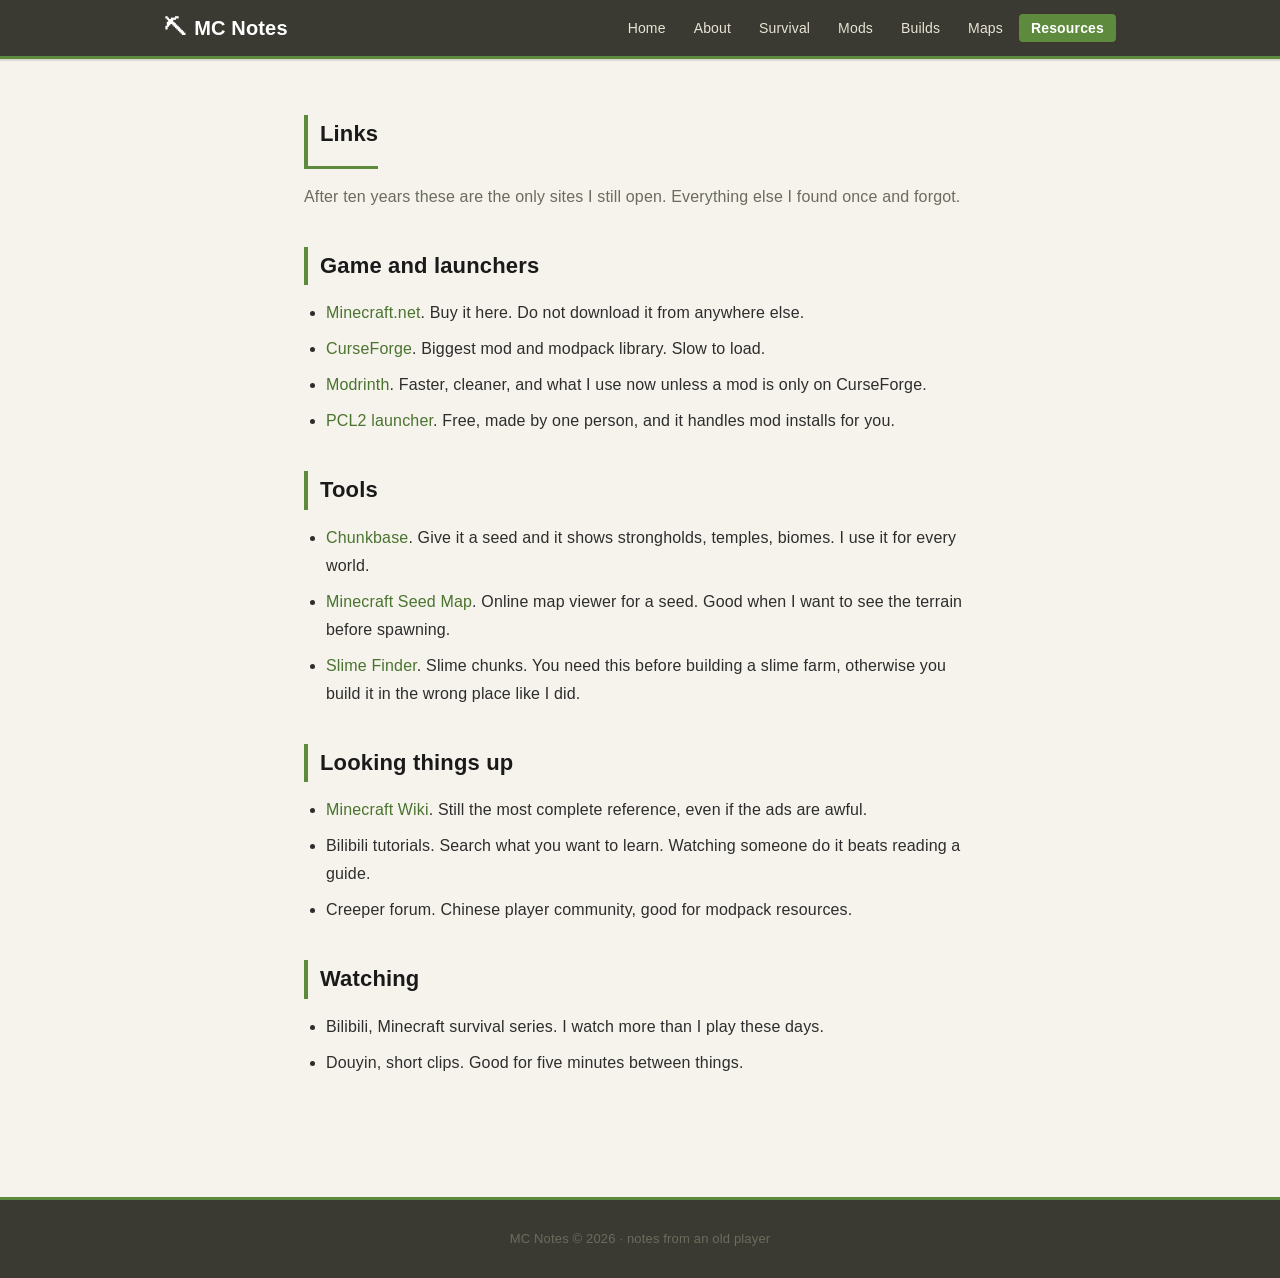
<file: resources.html>
<!DOCTYPE html>
<html lang="en">
<head>
  <meta charset="UTF-8">
  <meta name="viewport" content="width=device-width, initial-scale=1.0">
  <title>Resources — MC Notes</title>
  <meta name="description" content="The sites I actually use for Minecraft: launchers, mod platforms, seed maps and the wiki.">
  <link rel="icon" type="image/svg+xml" href="favicon.svg">
  <link rel="icon" type="image/png" sizes="32x32" href="favicon-32.png">
  <link rel="apple-touch-icon" href="apple-touch-icon.png">
  <meta property="og:type" content="website">
  <meta property="og:site_name" content="MC Notes">
  <meta property="og:title" content="Resources — MC Notes">
  <meta property="og:description" content="The sites I actually use for Minecraft: launchers, mod platforms, seed maps and the wiki.">
  <meta property="og:url" content="https://i-am-cie.github.io/personal-project/resources.html">
  <meta property="og:image" content="https://i-am-cie.github.io/personal-project/og-image.jpg">
  <meta property="og:image:width" content="1200">
  <meta property="og:image:height" content="630">
  <meta name="twitter:card" content="summary_large_image">
  <link rel="stylesheet" href="css/style.css?v=5">
</head>
<body>
  <header class="site-header">
    <div class="container">
      <a href="index.html" class="site-logo">MC Notes</a>
      <nav class="site-nav" aria-label="Main">
        <ul>
          <li><a href="index.html">Home</a></li>
          <li><a href="about.html">About</a></li>
          <li><a href="survival.html">Survival</a></li>
          <li><a href="mods.html">Mods</a></li>
          <li><a href="builds.html">Builds</a></li>
          <li><a href="maps.html">Maps</a></li>
          <li><a href="resources.html" class="active" aria-current="page">Resources</a></li>
        </ul>
      </nav>
    </div>
  </header>

  <main>
    <section class="section">
      <div class="container content">
        <h1 class="section-title">Links</h1>
        <p style="margin-bottom: 28px; color: var(--color-muted);">After ten years these are the only sites I still open. Everything else I found once and forgot.</p>

        <h2>Game and launchers</h2>
        <ul>
          <li><a href="https://www.minecraft.net/" target="_blank" rel="noopener">Minecraft.net</a>. Buy it here. Do not download it from anywhere else.</li>
          <li><a href="https://www.curseforge.com/" target="_blank" rel="noopener">CurseForge</a>. Biggest mod and modpack library. Slow to load.</li>
          <li><a href="https://modrinth.com/" target="_blank" rel="noopener">Modrinth</a>. Faster, cleaner, and what I use now unless a mod is only on CurseForge.</li>
          <li><a href="https://github.com/Hex-Dragon/PCL2" target="_blank" rel="noopener">PCL2 launcher</a>. Free, made by one person, and it handles mod installs for you.</li>
        </ul>

        <h2>Tools</h2>
        <ul>
          <li><a href="https://www.chunkbase.com/" target="_blank" rel="noopener">Chunkbase</a>. Give it a seed and it shows strongholds, temples, biomes. I use it for every world.</li>
          <li><a href="https://mcseedmap.net/" target="_blank" rel="noopener">Minecraft Seed Map</a>. Online map viewer for a seed. Good when I want to see the terrain before spawning.</li>
          <li><a href="https://www.chunkbase.com/apps/slime-finder" target="_blank" rel="noopener">Slime Finder</a>. Slime chunks. You need this before building a slime farm, otherwise you build it in the wrong place like I did.</li>
        </ul>

        <h2>Looking things up</h2>
        <ul>
          <li><a href="https://minecraft.fandom.com/zh/wiki/" target="_blank" rel="noopener">Minecraft Wiki</a>. Still the most complete reference, even if the ads are awful.</li>
          <li>Bilibili tutorials. Search what you want to learn. Watching someone do it beats reading a guide.</li>
          <li>Creeper forum. Chinese player community, good for modpack resources.</li>
        </ul>

        <h2>Watching</h2>
        <ul>
          <li>Bilibili, Minecraft survival series. I watch more than I play these days.</li>
          <li>Douyin, short clips. Good for five minutes between things.</li>
        </ul>
      </div>
    </section>
  </main>

  <footer class="site-footer">
    <div class="container">
      <p>MC Notes &copy; 2026 · notes from an old player</p>
    </div>
  </footer>

  <script src="js/main.js?v=5"></script>
</body>
</html>
</file>
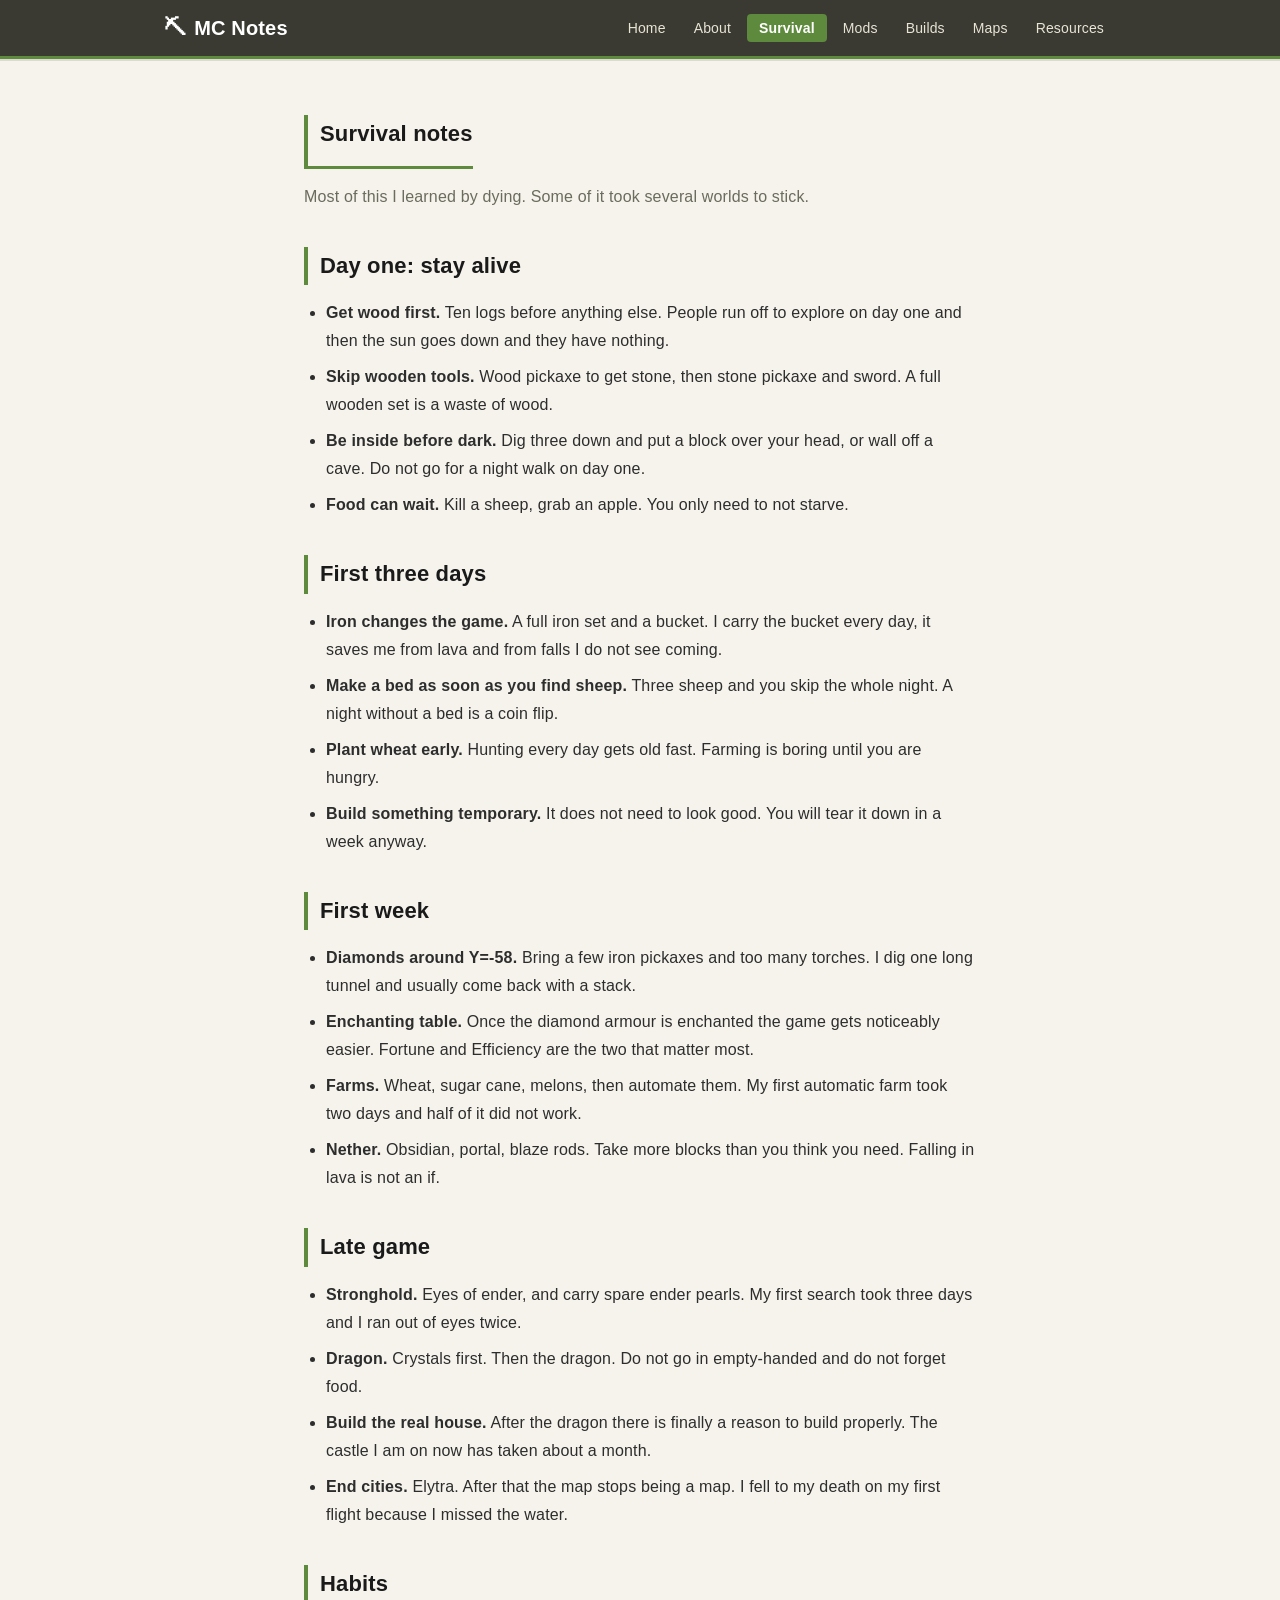
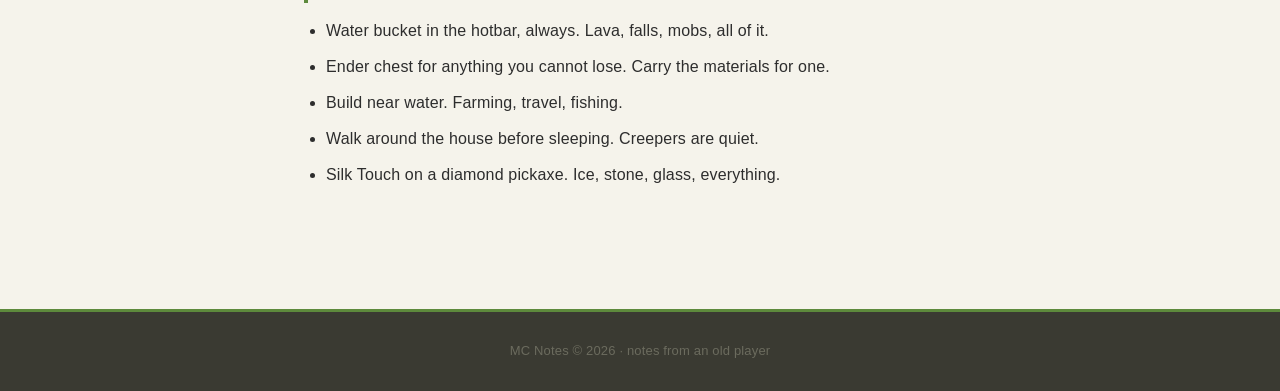
<file: survival.html>
<!DOCTYPE html>
<html lang="en">
<head>
  <meta charset="UTF-8">
  <meta name="viewport" content="width=device-width, initial-scale=1.0">
  <title>Survival notes — MC Notes</title>
  <meta name="description" content="Survival advice by phase: day one, first three days, first week, late game. Plus the habits I picked up from dying a lot.">
  <link rel="icon" type="image/svg+xml" href="favicon.svg">
  <link rel="icon" type="image/png" sizes="32x32" href="favicon-32.png">
  <link rel="apple-touch-icon" href="apple-touch-icon.png">
  <meta property="og:type" content="website">
  <meta property="og:site_name" content="MC Notes">
  <meta property="og:title" content="Survival notes — MC Notes">
  <meta property="og:description" content="Survival advice by phase: day one, first three days, first week, late game.">
  <meta property="og:url" content="https://i-am-cie.github.io/personal-project/survival.html">
  <meta property="og:image" content="https://i-am-cie.github.io/personal-project/og-image.jpg">
  <meta property="og:image:width" content="1200">
  <meta property="og:image:height" content="630">
  <meta name="twitter:card" content="summary_large_image">
  <link rel="stylesheet" href="css/style.css?v=5">
</head>
<body>
  <header class="site-header">
    <div class="container">
      <a href="index.html" class="site-logo">MC Notes</a>
      <nav class="site-nav" aria-label="Main">
        <ul>
          <li><a href="index.html">Home</a></li>
          <li><a href="about.html">About</a></li>
          <li><a href="survival.html" class="active" aria-current="page">Survival</a></li>
          <li><a href="mods.html">Mods</a></li>
          <li><a href="builds.html">Builds</a></li>
          <li><a href="maps.html">Maps</a></li>
          <li><a href="resources.html">Resources</a></li>
        </ul>
      </nav>
    </div>
  </header>

  <main>
    <section class="section">
      <div class="container content">
        <h1 class="section-title">Survival notes</h1>
        <p style="margin-bottom: 28px; color: var(--color-muted);">Most of this I learned by dying. Some of it took several worlds to stick.</p>

        <h2>Day one: stay alive</h2>
        <ul>
          <li><strong>Get wood first.</strong> Ten logs before anything else. People run off to explore on day one and then the sun goes down and they have nothing.</li>
          <li><strong>Skip wooden tools.</strong> Wood pickaxe to get stone, then stone pickaxe and sword. A full wooden set is a waste of wood.</li>
          <li><strong>Be inside before dark.</strong> Dig three down and put a block over your head, or wall off a cave. Do not go for a night walk on day one.</li>
          <li><strong>Food can wait.</strong> Kill a sheep, grab an apple. You only need to not starve.</li>
        </ul>

        <h2>First three days</h2>
        <ul>
          <li><strong>Iron changes the game.</strong> A full iron set and a bucket. I carry the bucket every day, it saves me from lava and from falls I do not see coming.</li>
          <li><strong>Make a bed as soon as you find sheep.</strong> Three sheep and you skip the whole night. A night without a bed is a coin flip.</li>
          <li><strong>Plant wheat early.</strong> Hunting every day gets old fast. Farming is boring until you are hungry.</li>
          <li><strong>Build something temporary.</strong> It does not need to look good. You will tear it down in a week anyway.</li>
        </ul>

        <h2>First week</h2>
        <ul>
          <li><strong>Diamonds around Y=-58.</strong> Bring a few iron pickaxes and too many torches. I dig one long tunnel and usually come back with a stack.</li>
          <li><strong>Enchanting table.</strong> Once the diamond armour is enchanted the game gets noticeably easier. Fortune and Efficiency are the two that matter most.</li>
          <li><strong>Farms.</strong> Wheat, sugar cane, melons, then automate them. My first automatic farm took two days and half of it did not work.</li>
          <li><strong>Nether.</strong> Obsidian, portal, blaze rods. Take more blocks than you think you need. Falling in lava is not an if.</li>
        </ul>

        <h2>Late game</h2>
        <ul>
          <li><strong>Stronghold.</strong> Eyes of ender, and carry spare ender pearls. My first search took three days and I ran out of eyes twice.</li>
          <li><strong>Dragon.</strong> Crystals first. Then the dragon. Do not go in empty-handed and do not forget food.</li>
          <li><strong>Build the real house.</strong> After the dragon there is finally a reason to build properly. The castle I am on now has taken about a month.</li>
          <li><strong>End cities.</strong> Elytra. After that the map stops being a map. I fell to my death on my first flight because I missed the water.</li>
        </ul>

        <h2>Habits</h2>
        <ul>
          <li>Water bucket in the hotbar, always. Lava, falls, mobs, all of it.</li>
          <li>Ender chest for anything you cannot lose. Carry the materials for one.</li>
          <li>Build near water. Farming, travel, fishing.</li>
          <li>Walk around the house before sleeping. Creepers are quiet.</li>
          <li>Silk Touch on a diamond pickaxe. Ice, stone, glass, everything.</li>
        </ul>
      </div>
    </section>
  </main>

  <footer class="site-footer">
    <div class="container">
      <p>MC Notes &copy; 2026 · notes from an old player</p>
    </div>
  </footer>

  <script src="js/main.js?v=5"></script>
</body>
</html>
</file>
<file: css/style.css>
/* ===== Reset & Base ===== */
* {
  margin: 0;
  padding: 0;
  box-sizing: border-box;
}

:root {
  --color-bg: #f5f3eb;
  --color-bg-alt: #e8e4d6;
  --color-text: #2d2d2d;
  --color-heading: #1a1a1a;
  --color-muted: #6b6b5e;
  --color-accent: #5d8a3c;
  --color-accent-dark: #4a7330;
  --color-accent-light: #dfe8d0;
  --color-border: #c8c4b4;
  --color-card: #ffffff;
  --color-dark: #3a3a32;
  --max-width: 1000px;
  --shadow-sm: 2px 2px 0 rgba(0,0,0,0.08);
  --shadow-md: 4px 4px 0 rgba(0,0,0,0.1);
  --shadow-lg: 6px 6px 0 rgba(0,0,0,0.12);
  --radius: 4px;
}

body {
  font-family: -apple-system, BlinkMacSystemFont, "Segoe UI", "PingFang SC", "Hiragino Sans GB", "Microsoft YaHei", sans-serif;
  font-size: 16px;
  line-height: 1.75;
  color: var(--color-text);
  background: var(--color-bg);
  letter-spacing: 0.01em;
  animation: fadeIn 0.4s ease-out;
}

@keyframes fadeIn {
  from { opacity: 0; transform: translateY(8px); }
  to { opacity: 1; transform: translateY(0); }
}

a {
  color: var(--color-accent-dark);
  text-decoration: none;
  transition: all 0.2s;
}

a:hover {
  color: var(--color-accent);
  text-decoration: underline;
}

img {
  max-width: 100%;
  display: block;
}

/* ===== Layout ===== */
.container {
  max-width: var(--max-width);
  margin: 0 auto;
  padding: 0 24px;
}

/* ===== Header / Nav ===== */
.site-header {
  background: var(--color-dark);
  border-bottom: 3px solid var(--color-accent);
  position: sticky;
  top: 0;
  z-index: 100;
  box-shadow: 0 2px 0 rgba(0,0,0,0.1);
}

.site-header .container {
  display: flex;
  align-items: center;
  justify-content: space-between;
  height: 56px;
}

.site-logo {
  font-size: 20px;
  font-weight: 800;
  color: #fff;
  display: flex;
  align-items: center;
  gap: 8px;
  transition: transform 0.2s;
}

.site-logo::before {
  content: "⛏";
  font-size: 22px;
  transition: transform 0.3s;
}

.site-logo:hover {
  text-decoration: none;
  transform: scale(1.02);
  color: #fff;
}

.site-logo:hover::before {
  transform: rotate(-15deg);
}

.site-nav ul {
  display: flex;
  gap: 4px;
  list-style: none;
}

.site-nav a {
  color: #e8e4d6;
  font-size: 14px;
  padding: 6px 12px;
  border-radius: var(--radius);
  transition: all 0.2s;
  position: relative;
}

.site-nav a:hover {
  color: #fff;
  background: rgba(255,255,255,0.1);
  text-decoration: none;
}

.site-nav a.active {
  color: #fff;
  font-weight: 600;
  background: var(--color-accent);
}

/* ===== Hero ===== */
.hero {
  padding: 80px 0 64px;
  text-align: center;
  background: linear-gradient(135deg, #4a7c3a 0%, #3a6b2a 50%, #2d5a20 100%);
  border-bottom: 4px solid var(--color-accent-dark);
  position: relative;
  overflow: hidden;
}

.hero::before {
  content: "";
  position: absolute;
  top: 0;
  left: 0;
  right: 0;
  bottom: 0;
  background-image: 
    linear-gradient(45deg, rgba(255,255,255,0.03) 25%, transparent 25%),
    linear-gradient(-45deg, rgba(255,255,255,0.03) 25%, transparent 25%);
  background-size: 20px 20px;
}

.hero h1 {
  font-size: 42px;
  font-weight: 800;
  color: #fff;
  margin-bottom: 16px;
  letter-spacing: -0.02em;
  position: relative;
  text-shadow: 2px 2px 0 rgba(0,0,0,0.2);
}

.hero p {
  font-size: 17px;
  color: rgba(255,255,255,0.9);
  max-width: 560px;
  margin: 0 auto;
  position: relative;
}

/* ===== Sections ===== */
.section {
  padding: 56px 0;
}

.section-title {
  font-size: 26px;
  font-weight: 700;
  color: var(--color-heading);
  margin-bottom: 28px;
  padding-bottom: 12px;
  border-bottom: 3px solid var(--color-accent);
  display: inline-block;
  position: relative;
}

/* ===== Cards ===== */
.card-grid {
  display: grid;
  grid-template-columns: repeat(auto-fit, minmax(290px, 1fr));
  gap: 20px;
}

.card {
  background: var(--color-card);
  border: 2px solid var(--color-border);
  border-radius: var(--radius);
  padding: 24px;
  transition: all 0.2s cubic-bezier(0.4, 0, 0.2, 1);
  display: block;
  position: relative;
  box-shadow: var(--shadow-sm);
}

.card:hover {
  box-shadow: var(--shadow-md);
  transform: translate(-2px, -2px);
  text-decoration: none;
  border-color: var(--color-accent);
}

.card h3 {
  font-size: 18px;
  font-weight: 700;
  color: var(--color-heading);
  margin-bottom: 8px;
}

.card p {
  font-size: 14px;
  color: var(--color-muted);
  line-height: 1.6;
}

/* ===== Mod Cards (with image) ===== */
.mod-card {
  background: var(--color-card);
  border: 2px solid var(--color-border);
  border-radius: var(--radius);
  overflow: hidden;
  transition: all 0.2s cubic-bezier(0.4, 0, 0.2, 1);
  box-shadow: var(--shadow-sm);
}

.mod-card:hover {
  box-shadow: var(--shadow-md);
  transform: translate(-2px, -2px);
  border-color: var(--color-accent);
}

.mod-card-img {
  width: 100%;
  aspect-ratio: 16 / 9;
  object-fit: cover;
  background: var(--color-bg-alt);
  border-bottom: 2px solid var(--color-border);
  transition: transform 0.3s;
}

.mod-card:hover .mod-card-img {
  transform: scale(1.03);
}

.mod-card-body {
  padding: 18px 20px;
}

.mod-card-body h3 {
  font-size: 17px;
  font-weight: 700;
  color: var(--color-heading);
  margin-bottom: 6px;
}

.mod-card-body p {
  font-size: 14px;
  color: var(--color-muted);
  line-height: 1.6;
}

.mod-tag {
  display: inline-block;
  font-size: 12px;
  padding: 3px 8px;
  border-radius: var(--radius);
  background: var(--color-accent-light);
  color: var(--color-accent-dark);
  margin-right: 6px;
  margin-top: 10px;
  border: 1px solid var(--color-accent);
  transition: all 0.2s;
}

.mod-tag:hover {
  background: var(--color-accent);
  color: white;
}

/* ===== Content / Article ===== */
.content {
  max-width: 720px;
  margin: 0 auto;
}

.content h1,
.content h2 {
  font-size: 22px;
  font-weight: 700;
  color: var(--color-heading);
  margin: 36px 0 14px;
  padding-left: 12px;
  border-left: 4px solid var(--color-accent);
}

.content h1:first-child,
.content h2:first-child {
  margin-top: 0;
}

.content p {
  margin-bottom: 14px;
}

.content ul, .content ol {
  margin: 12px 0 16px 22px;
}

.content li {
  margin-bottom: 8px;
  transition: transform 0.2s;
}

.content li:hover {
  transform: translateX(4px);
}

/* ===== Gallery ===== */
.gallery {
  display: grid;
  grid-template-columns: repeat(auto-fill, minmax(300px, 1fr));
  gap: 20px;
}

.gallery-item {
  border-radius: var(--radius);
  overflow: hidden;
  background: var(--color-card);
  border: 2px solid var(--color-border);
  transition: all 0.2s cubic-bezier(0.4, 0, 0.2, 1);
  box-shadow: var(--shadow-sm);
}

.gallery-item:hover {
  box-shadow: var(--shadow-md);
  transform: translate(-2px, -2px);
  border-color: var(--color-accent);
}

.gallery-item img {
  width: 100%;
  aspect-ratio: 16 / 10;
  object-fit: cover;
  transition: transform 0.3s;
}

.gallery-item:hover img {
  transform: scale(1.03);
}

.gallery-item-caption {
  padding: 12px 16px;
  font-size: 14px;
  color: var(--color-muted);
}

/* ===== Footer ===== */
.site-footer {
  border-top: 3px solid var(--color-accent);
  padding: 28px 0;
  text-align: center;
  color: var(--color-muted);
  font-size: 13px;
  margin-top: 48px;
  background: var(--color-dark);
}

/* ===== Mod Section Divider ===== */
.mod-section {
  margin-bottom: 40px;
}

.mod-section-title {
  font-size: 18px;
  font-weight: 700;
  color: var(--color-heading);
  margin-bottom: 16px;
  padding-left: 12px;
  border-left: 4px solid var(--color-accent);
}

/* ===== Scrollbar ===== */
::-webkit-scrollbar {
  width: 10px;
}

::-webkit-scrollbar-track {
  background: var(--color-bg);
}

::-webkit-scrollbar-thumb {
  background: var(--color-border);
  border-radius: 0;
}

::-webkit-scrollbar-thumb:hover {
  background: var(--color-accent);
}

/* ===== Selection ===== */
::selection {
  background: var(--color-accent);
  color: white;
}

/* ===== Responsive ===== */
@media (max-width: 640px) {
  .hero h1 {
    font-size: 30px;
  }

  .hero {
    padding: 48px 0 40px;
  }

  .site-header .container {
    flex-direction: column;
    height: auto;
    padding: 12px 20px;
    gap: 10px;
  }

  .site-nav ul {
    gap: 4px;
    flex-wrap: wrap;
    justify-content: center;
  }

  .site-nav a {
    padding: 5px 10px;
    font-size: 13px;
  }

  .card:hover {
    transform: translate(-1px, -1px);
  }

  .mod-card:hover {
    transform: translate(-1px, -1px);
  }

  .section-title {
    font-size: 22px;
  }
}

/* ===== Screen-reader only ===== */
.sr-only {
  position: absolute;
  width: 1px;
  height: 1px;
  padding: 0;
  margin: -1px;
  overflow: hidden;
  clip: rect(0 0 0 0);
  white-space: nowrap;
  border: 0;
}

/* ===== Filter bar (responds to the user) ===== */
.filter-bar {
  display: flex;
  flex-wrap: wrap;
  gap: 8px;
  margin-bottom: 28px;
}

.filter-btn {
  font: inherit;
  font-size: 14px;
  padding: 7px 14px;
  border-radius: var(--radius);
  border: 2px solid var(--color-border);
  background: var(--color-card);
  color: var(--color-muted);
  cursor: pointer;
  transition: all 0.2s;
  box-shadow: var(--shadow-sm);
}

.filter-btn:hover {
  border-color: var(--color-accent);
  color: var(--color-accent-dark);
}

.filter-btn:focus-visible {
  outline: 3px solid var(--color-accent);
  outline-offset: 2px;
}

.filter-btn[aria-pressed="true"] {
  background: var(--color-accent);
  border-color: var(--color-accent);
  color: #fff;
  box-shadow: var(--shadow-md);
}

.card-grid > .is-hidden {
  display: none;
}

.filter-status {
  font-size: 13px;
  color: var(--color-muted);
  margin: -14px 0 24px;
}

/* ===== Lightbox (responds to the user) ===== */
.lightbox {
  position: fixed;
  inset: 0;
  z-index: 999;
  display: none;
  align-items: center;
  justify-content: center;
  padding: 32px;
  background: rgba(26, 26, 26, 0.88);
}

.lightbox.is-open {
  display: flex;
}

.lightbox img {
  max-width: 100%;
  max-height: 100%;
  border-radius: var(--radius);
  box-shadow: 0 12px 40px rgba(0, 0, 0, 0.45);
  background: var(--color-card);
}

.lightbox-close {
  position: absolute;
  top: 16px;
  right: 16px;
  width: 42px;
  height: 42px;
  border: 0;
  border-radius: var(--radius);
  background: rgba(255, 255, 255, 0.16);
  color: #fff;
  font-size: 22px;
  line-height: 1;
  cursor: pointer;
}

.lightbox-close:hover {
  background: var(--color-accent);
}

img.zoomable {
  cursor: zoom-in;
}
</file>
